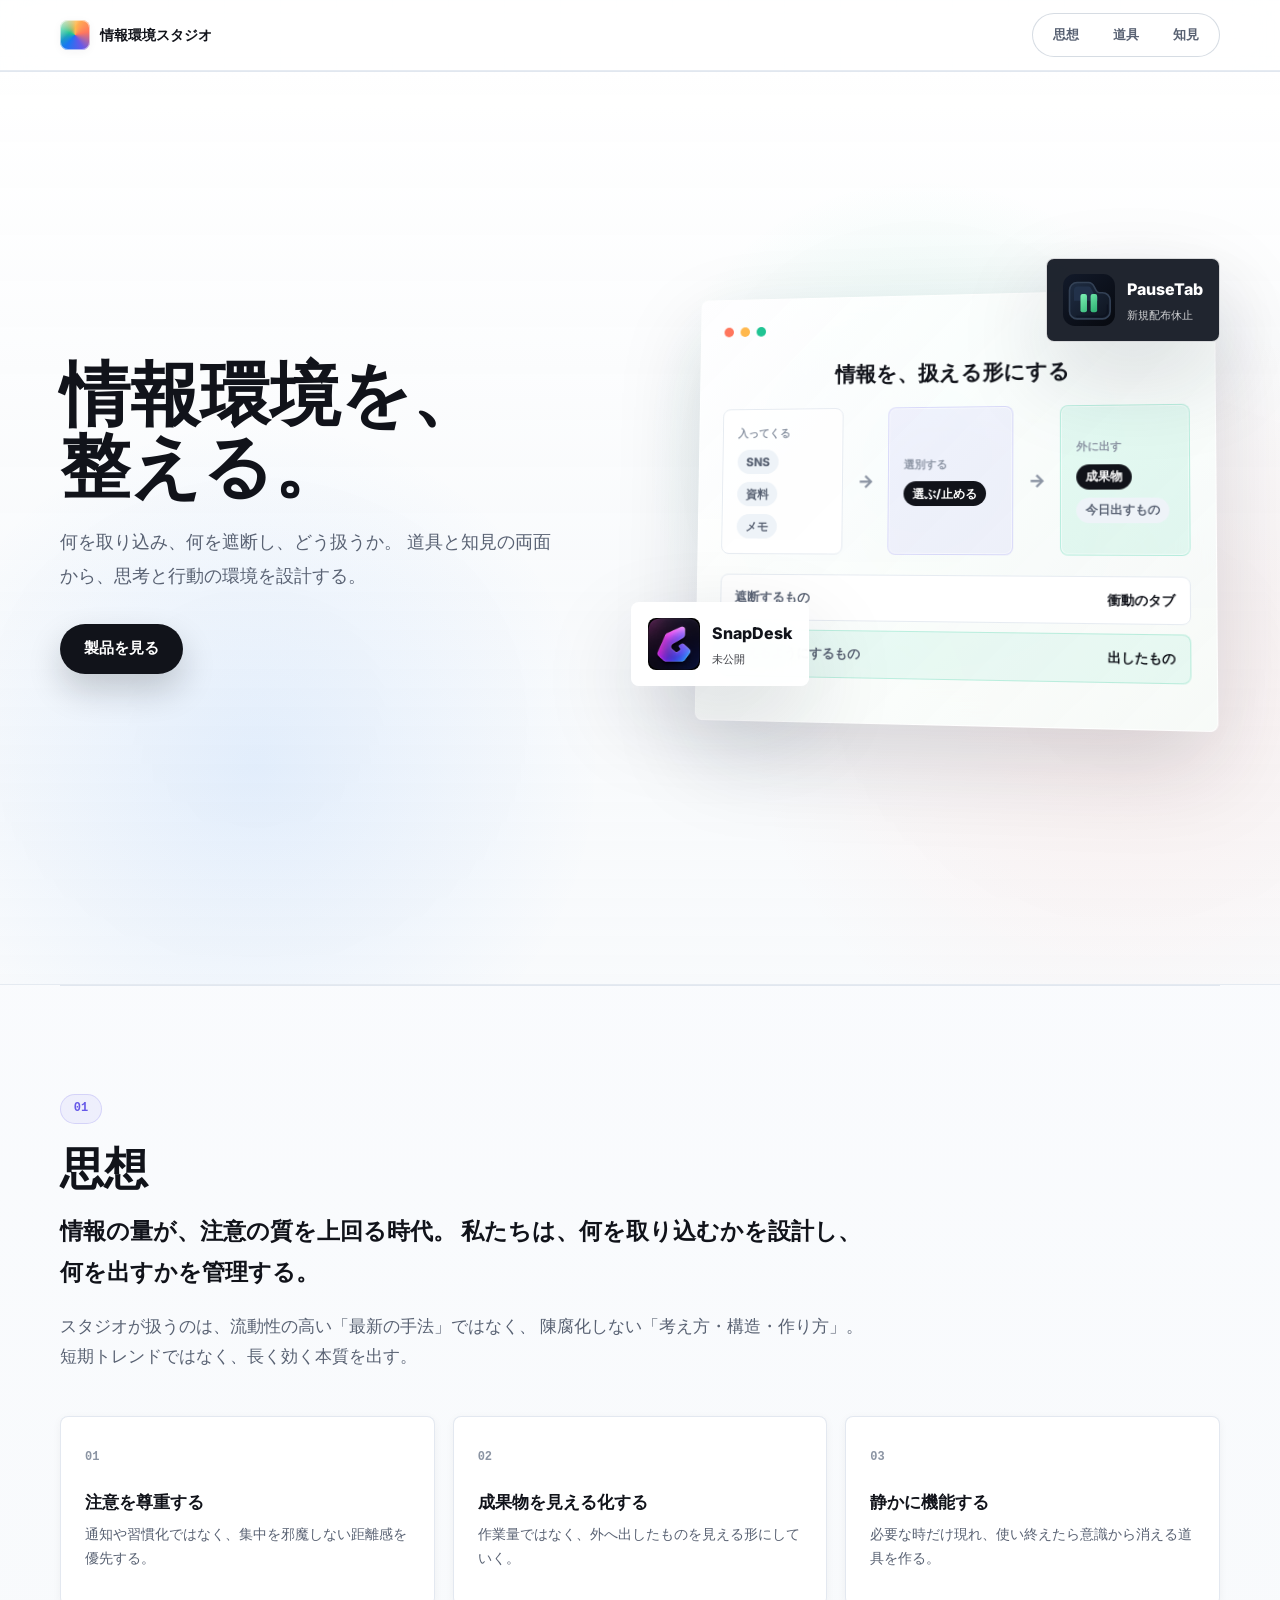
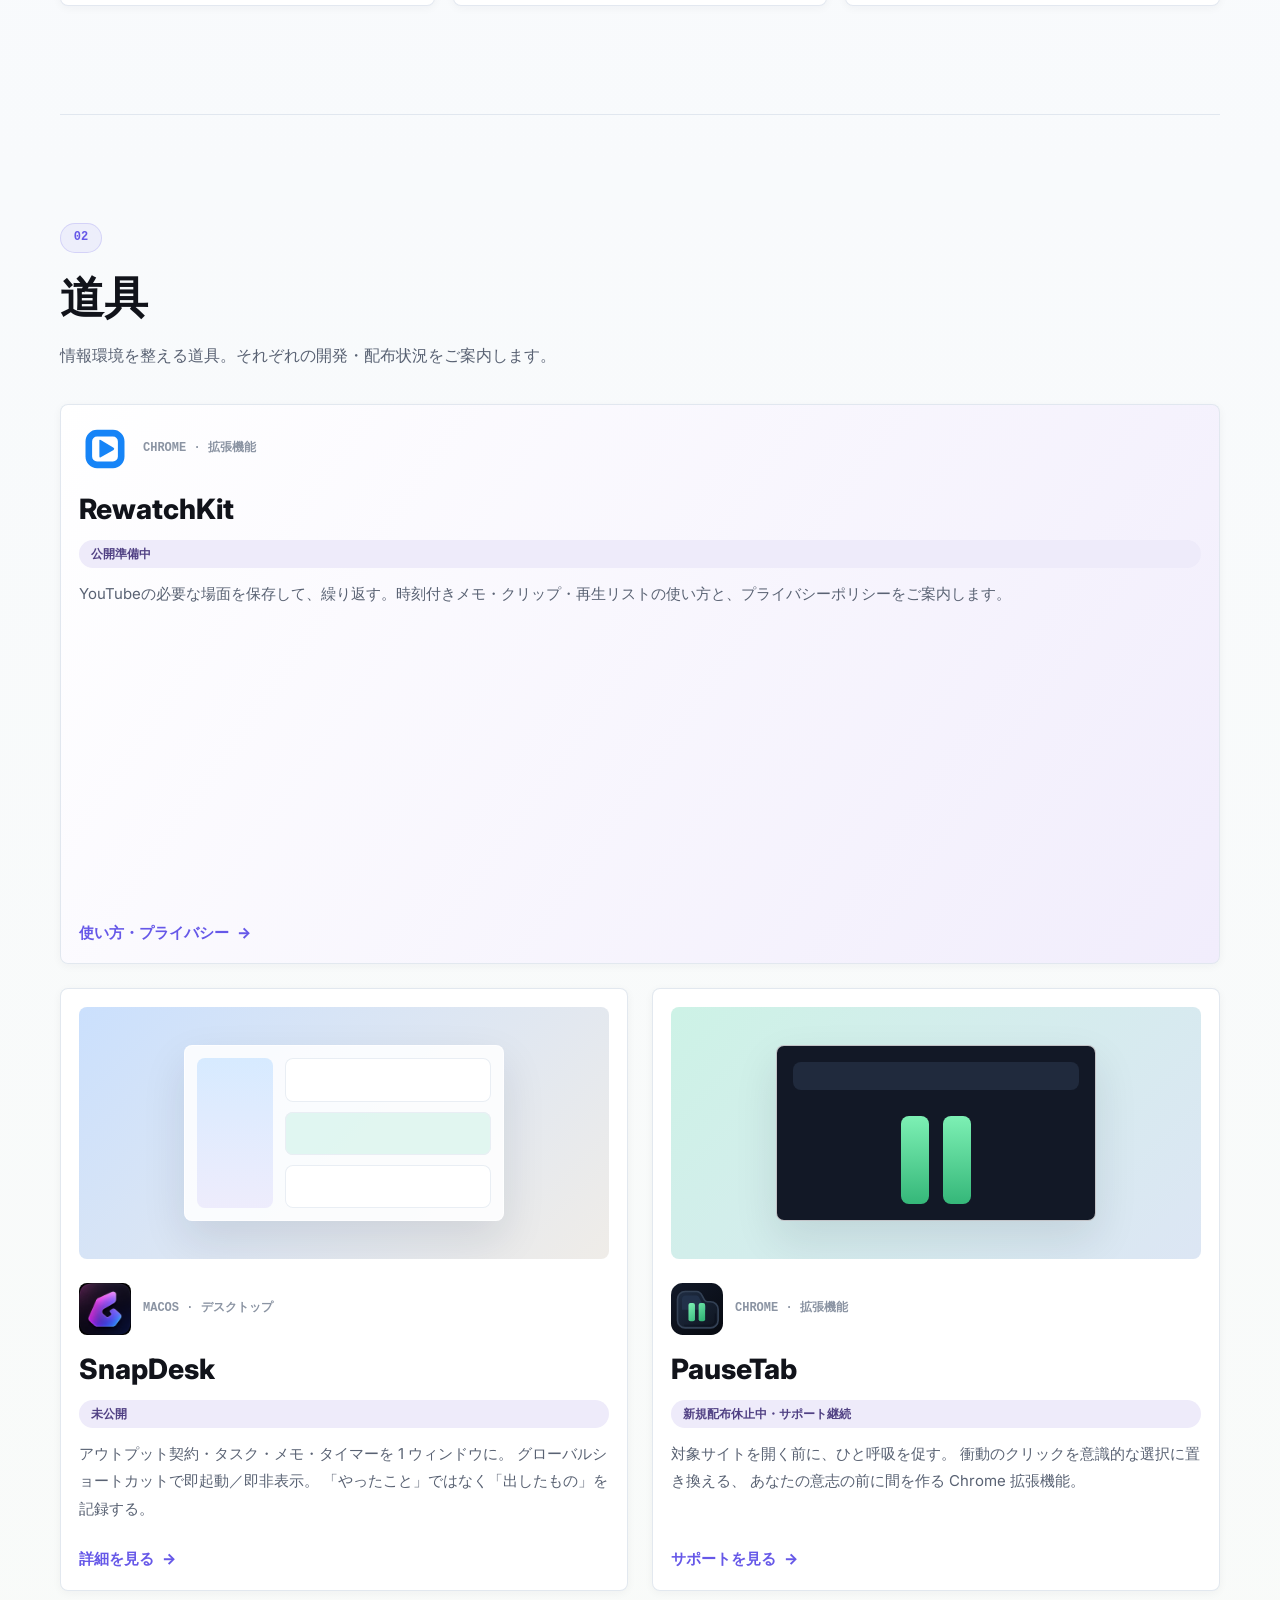
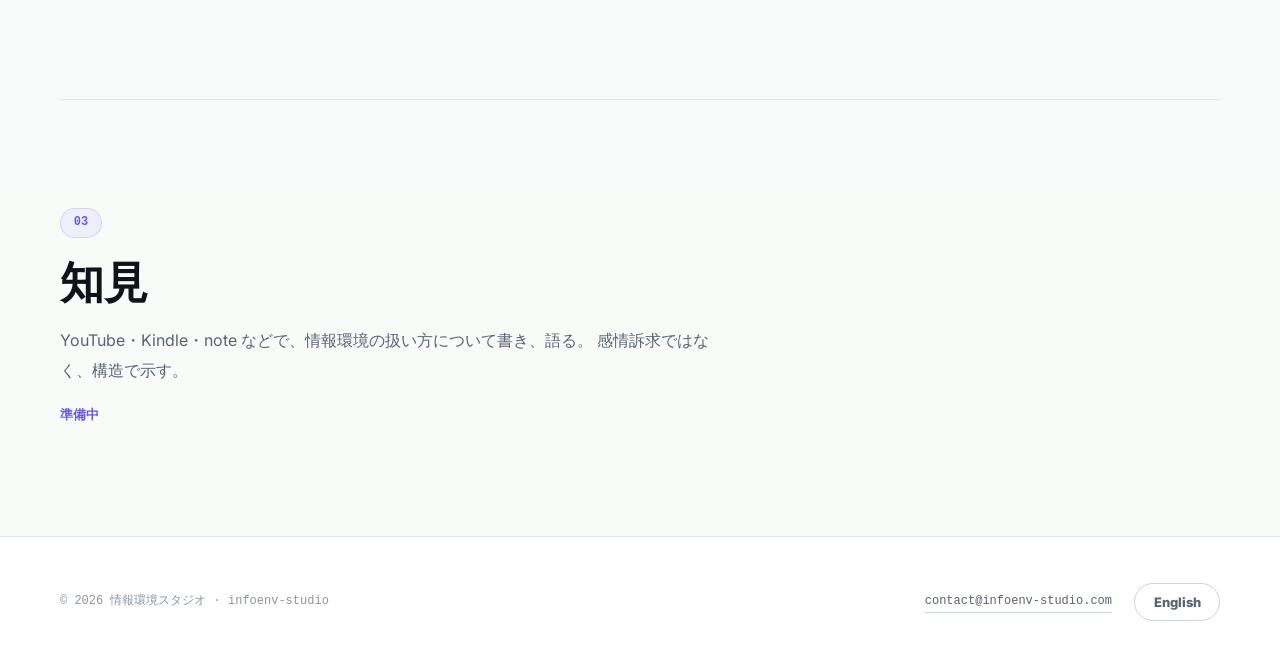
<file: index.html>
<!DOCTYPE html>
<html lang="ja">
<head>
  <meta charset="UTF-8">
  <meta name="viewport" content="width=device-width, initial-scale=1.0">
  <title>情報環境スタジオ</title>
  <meta name="description" content="情報環境を整える、思考と道具のスタジオ。RewatchKitの公開準備と、各製品の開発・配布状況をご案内します。">
  <link rel="canonical" href="https://infoenv-studio.com/">
  <link rel="alternate" hreflang="ja" href="https://infoenv-studio.com/">
  <link rel="alternate" hreflang="en" href="https://infoenv-studio.com/en">
  <link rel="preconnect" href="https://fonts.googleapis.com">
  <link rel="preconnect" href="https://fonts.gstatic.com" crossorigin>
  <link href="https://fonts.googleapis.com/css2?family=Inter:wght@400;500;600;700;800&display=swap" rel="stylesheet">
  <link rel="stylesheet" href="/styles.css">
</head>
<body>

<header>
  <div class="container">
    <div class="header-inner">
      <a href="/" class="site-name" aria-label="情報環境スタジオ">
        <span class="site-mark" aria-hidden="true"></span>
        <span>情報環境スタジオ</span>
      </a>
      <nav class="site-nav" aria-label="メインナビゲーション">
        <a href="#philosophy">思想</a>
        <a href="#software">道具</a>
        <a href="#media">知見</a>
      </nav>
    </div>
  </div>
</header>

<main>
  <section class="hero">
    <div class="container hero-inner">
      <div class="hero-copy">
        <h1 class="hero-brand">情報環境を、<br>整える。</h1>
        <p class="hero-tagline">
          何を取り込み、何を遮断し、どう扱うか。
          道具と知見の両面から、思考と行動の環境を設計する。
        </p>
        <div class="hero-actions" aria-label="主要操作">
          <a class="primary-action" href="#software">製品を見る</a>
        </div>
      </div>

      <div class="product-stage" aria-hidden="true">
        <div class="app-window app-window-main">
          <div class="window-bar">
            <span></span><span></span><span></span>
          </div>
          <div class="window-title">情報を、扱える形にする</div>
          <div class="flow-board">
            <div class="flow-card input">
              <small>入ってくる</small>
              <span>SNS</span>
              <span>資料</span>
              <span>メモ</span>
            </div>
            <div class="flow-arrow">→</div>
            <div class="flow-card filter">
              <small>選別する</small>
              <strong>選ぶ/止める</strong>
            </div>
            <div class="flow-arrow">→</div>
            <div class="flow-card output">
              <small>外に出す</small>
              <strong>成果物</strong>
              <span>今日出すもの</span>
            </div>
          </div>
          <div class="module-row">
            <span>遮断するもの</span>
            <strong>衝動のタブ</strong>
          </div>
          <div class="module-row mint">
            <span>見えるようにするもの</span>
            <strong>出したもの</strong>
          </div>
        </div>
        <div class="app-window app-window-side">
          <img src="/snapdesk-icon.png" alt="">
          <span>SnapDesk<small class="stage-status">未公開</small></span>
        </div>
        <div class="app-window app-window-mini">
          <img src="/pausetab-icon.svg" alt="">
          <span>PauseTab<small class="stage-status">新規配布休止</small></span>
        </div>
      </div>
    </div>
    </section>

  <div class="container">

    <section id="philosophy">
      <div class="section-header">
        <span class="section-number">01</span>
      </div>
      <h2 class="section-title">思想</h2>
      <p class="philosophy-text">
        情報の量が、注意の質を上回る時代。
        私たちは、何を取り込むかを設計し、何を出すかを管理する。
      </p>
      <p class="philosophy-text">
        スタジオが扱うのは、流動性の高い「最新の手法」ではなく、
        陳腐化しない「考え方・構造・作り方」。
        短期トレンドではなく、長く効く本質を出す。
      </p>
      <div class="principle-grid">
        <div class="principle-card">
          <span>01</span>
          <h3>注意を尊重する</h3>
          <p>通知や習慣化ではなく、集中を邪魔しない距離感を優先する。</p>
        </div>
        <div class="principle-card">
          <span>02</span>
          <h3>成果物を見える化する</h3>
          <p>作業量ではなく、外へ出したものを見える形にしていく。</p>
        </div>
        <div class="principle-card">
          <span>03</span>
          <h3>静かに機能する</h3>
          <p>必要な時だけ現れ、使い終えたら意識から消える道具を作る。</p>
        </div>
      </div>
    </section>

    <section id="software">
      <div class="section-header">
        <span class="section-number">02</span>
      </div>
      <h2 class="section-title">道具</h2>
      <p class="section-body section-lead">
        情報環境を整える道具。それぞれの開発・配布状況をご案内します。
      </p>

      <div class="card-grid">
        <a href="/rewatchkit/" class="product-card rewatchkit-card">
          <div class="card-header"><img src="/rewatchkit/assets/icon.svg" alt="" class="card-icon-svg"><span class="card-meta">Chrome · 拡張機能</span></div>
          <h3 class="card-name">RewatchKit</h3><span class="availability">公開準備中</span>
          <p class="card-desc">YouTubeの必要な場面を保存して、繰り返す。時刻付きメモ・クリップ・再生リストの使い方と、プライバシーポリシーをご案内します。</p>
          <span class="card-link">使い方・プライバシー</span>
        </a>
        <a href="https://snapdesk.infoenv-studio.com" target="_blank" rel="noopener" class="product-card">
          <div class="product-visual snapdesk-visual">
            <div class="mini-desktop">
              <div class="mini-sidebar"></div>
              <div class="mini-content">
                <span></span><span></span><span></span>
              </div>
            </div>
          </div>
          <div class="card-header">
            <img src="/snapdesk-icon.png" alt="" class="card-icon">
            <span class="card-meta">macOS · デスクトップ</span>
          </div>
          <h3 class="card-name">SnapDesk</h3><span class="availability">未公開</span>
          <p class="card-desc">
            アウトプット契約・タスク・メモ・タイマーを 1 ウィンドウに。
            グローバルショートカットで即起動／即非表示。
            「やったこと」ではなく「出したもの」を記録する。
          </p>
          <span class="card-link">詳細を見る</span>
        </a>

        <a href="https://pausetab.infoenv-studio.com/support" target="_blank" rel="noopener" class="product-card accent-card">
          <div class="product-visual pausetab-visual">
            <div class="pause-browser">
              <div class="pause-tabs"></div>
              <div class="pause-mark"><i></i><i></i></div>
            </div>
          </div>
          <div class="card-header">
            <img src="/pausetab-icon.svg" alt="" class="card-icon-svg">
            <span class="card-meta">Chrome · 拡張機能</span>
          </div>
          <h3 class="card-name">PauseTab</h3><span class="availability">新規配布休止中・サポート継続</span>
          <p class="card-desc">
            対象サイトを開く前に、ひと呼吸を促す。
            衝動のクリックを意識的な選択に置き換える、
            あなたの意志の前に間を作る Chrome 拡張機能。
          </p>
          <span class="card-link">サポートを見る</span>
        </a>
      </div>
    </section>

    <section id="media">
      <div class="section-header">
        <span class="section-number">03</span>
      </div>
      <h2 class="section-title">知見</h2>
      <p class="section-body">
        YouTube・Kindle・note などで、情報環境の扱い方について書き、語る。
        感情訴求ではなく、構造で示す。<br>
        <span class="coming-soon">準備中</span>
      </p>
    </section>

  </div>
</main>

<footer>
  <div class="container">
    <div class="footer-inner">
      <span class="footer-copy">© 2026 情報環境スタジオ · infoenv-studio</span>
      <div class="footer-actions">
        <a href="mailto:contact@infoenv-studio.com" class="footer-link">contact@infoenv-studio.com</a>
        <button class="footer-lang" onclick="switchLang('en')">English</button>
      </div>
    </div>
  </div>
</footer>

<script>
  function switchLang(lang) {
    document.cookie = 'lang=' + lang + ';path=/;max-age=31536000;SameSite=Lax';
    if (lang === 'en') window.location.href = '/en';
    else window.location.href = '/';
  }
</script>

</body>
</html>
</file>
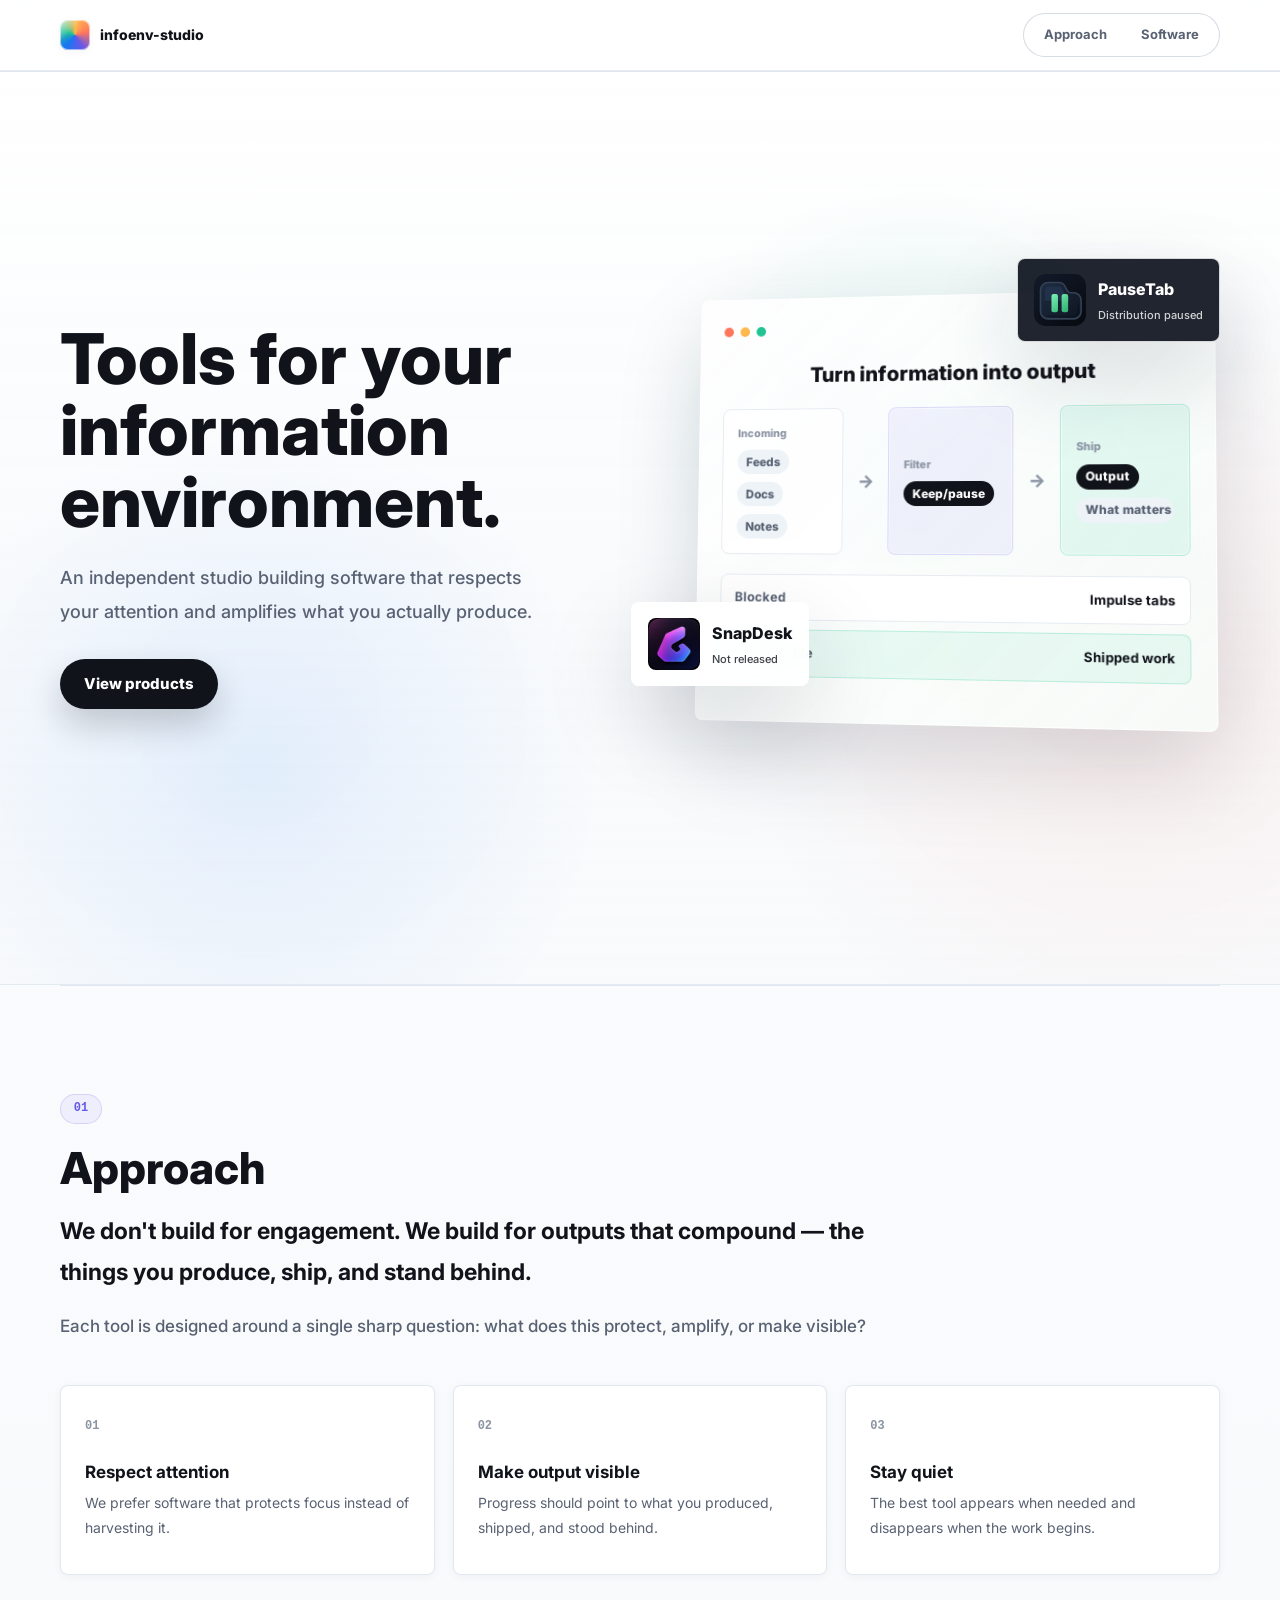
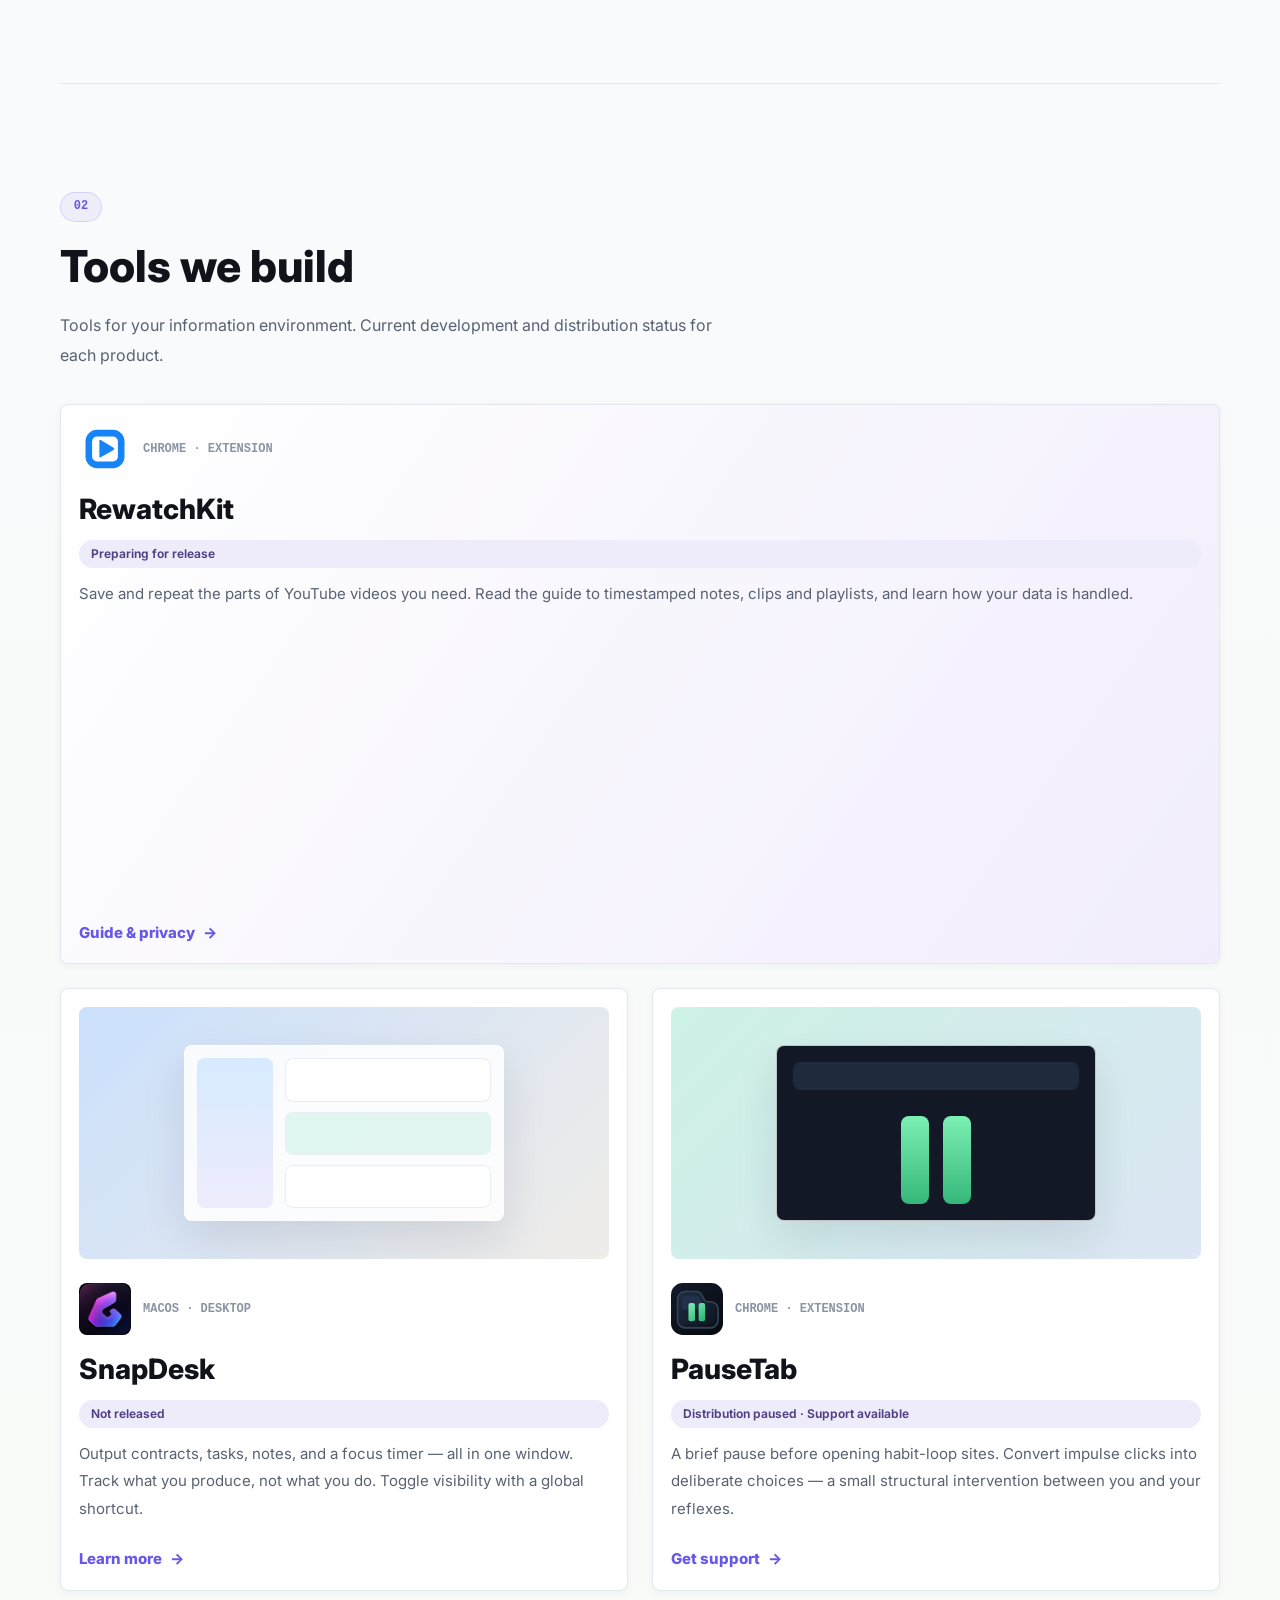
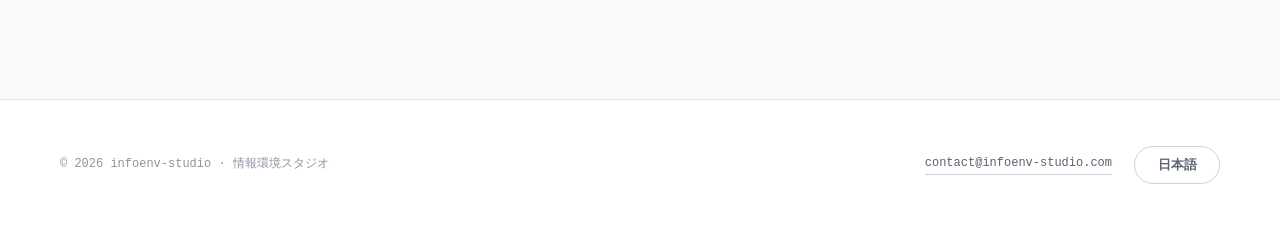
<file: en/index.html>
<!DOCTYPE html>
<html lang="en">
<head>
  <meta charset="UTF-8">
  <meta name="viewport" content="width=device-width, initial-scale=1.0">
  <title>infoenv-studio — Tools for your information environment</title>
  <meta name="description" content="Independent studio designing tools that respect your attention and amplify what you produce. Preparing RewatchKit for release, with clear availability and support information for each product.">
  <link rel="canonical" href="https://infoenv-studio.com/en">
  <link rel="alternate" hreflang="ja" href="https://infoenv-studio.com/">
  <link rel="alternate" hreflang="en" href="https://infoenv-studio.com/en">
  <link rel="preconnect" href="https://fonts.googleapis.com">
  <link rel="preconnect" href="https://fonts.gstatic.com" crossorigin>
  <link href="https://fonts.googleapis.com/css2?family=Inter:wght@400;500;600;700;800&display=swap" rel="stylesheet">
  <link rel="stylesheet" href="/styles.css">
</head>
<body>

<header>
  <div class="container">
    <div class="header-inner">
      <a href="/en" class="site-name" aria-label="infoenv-studio">
        <span class="site-mark" aria-hidden="true"></span>
        <span>infoenv-studio</span>
      </a>
      <nav class="site-nav" aria-label="Primary">
        <a href="#philosophy">Approach</a>
        <a href="#software">Software</a>
      </nav>
    </div>
  </div>
</header>

<main>
  <section class="hero">
    <div class="container hero-inner">
      <div class="hero-copy">
        <h1 class="hero-brand">Tools for your<br>information<br>environment.</h1>
        <p class="hero-tagline">
          An independent studio building software that respects your attention and amplifies what you actually produce.
        </p>
        <div class="hero-actions" aria-label="Primary actions">
          <a class="primary-action" href="#software">View products</a>
        </div>
      </div>

      <div class="product-stage" aria-hidden="true">
        <div class="app-window app-window-main">
          <div class="window-bar">
            <span></span><span></span><span></span>
          </div>
          <div class="window-title">Turn information into output</div>
          <div class="flow-board">
            <div class="flow-card input">
              <small>Incoming</small>
              <span>Feeds</span>
              <span>Docs</span>
              <span>Notes</span>
            </div>
            <div class="flow-arrow">→</div>
            <div class="flow-card filter">
              <small>Filter</small>
              <strong>Keep/pause</strong>
            </div>
            <div class="flow-arrow">→</div>
            <div class="flow-card output">
              <small>Ship</small>
              <strong>Output</strong>
              <span>What matters</span>
            </div>
          </div>
          <div class="module-row">
            <span>Blocked</span>
            <strong>Impulse tabs</strong>
          </div>
          <div class="module-row mint">
            <span>Made visible</span>
            <strong>Shipped work</strong>
          </div>
        </div>
        <div class="app-window app-window-side">
          <img src="/snapdesk-icon.png" alt="">
          <span>SnapDesk<small class="stage-status">Not released</small></span>
        </div>
        <div class="app-window app-window-mini">
          <img src="/pausetab-icon.svg" alt="">
          <span>PauseTab<small class="stage-status">Distribution paused</small></span>
        </div>
      </div>
    </div>
    </section>

  <div class="container">

    <section id="philosophy">
      <div class="section-header">
        <span class="section-number">01</span>
      </div>
      <h2 class="section-title">Approach</h2>
      <p class="philosophy-text">
        We don't build for engagement.
        We build for outputs that compound — the things you produce, ship, and stand behind.
      </p>
      <p class="philosophy-text">
        Each tool is designed around a single sharp question:
        what does this protect, amplify, or make visible?
      </p>
      <div class="principle-grid">
        <div class="principle-card">
          <span>01</span>
          <h3>Respect attention</h3>
          <p>We prefer software that protects focus instead of harvesting it.</p>
        </div>
        <div class="principle-card">
          <span>02</span>
          <h3>Make output visible</h3>
          <p>Progress should point to what you produced, shipped, and stood behind.</p>
        </div>
        <div class="principle-card">
          <span>03</span>
          <h3>Stay quiet</h3>
          <p>The best tool appears when needed and disappears when the work begins.</p>
        </div>
      </div>
    </section>

    <section id="software">
      <div class="section-header">
        <span class="section-number">02</span>
      </div>
      <h2 class="section-title">Tools we build</h2>
      <p class="section-body section-lead">
        Tools for your information environment. Current development and distribution status for each product.
      </p>

      <div class="card-grid">
        <a href="/rewatchkit/en/" class="product-card rewatchkit-card">
          <div class="card-header"><img src="/rewatchkit/assets/icon.svg" alt="" class="card-icon-svg"><span class="card-meta">Chrome · Extension</span></div>
          <h3 class="card-name">RewatchKit</h3><span class="availability">Preparing for release</span>
          <p class="card-desc">Save and repeat the parts of YouTube videos you need. Read the guide to timestamped notes, clips and playlists, and learn how your data is handled.</p>
          <span class="card-link">Guide & privacy</span>
        </a>
        <a href="https://snapdesk.infoenv-studio.com" target="_blank" rel="noopener" class="product-card">
          <div class="product-visual snapdesk-visual">
            <div class="mini-desktop">
              <div class="mini-sidebar"></div>
              <div class="mini-content">
                <span></span><span></span><span></span>
              </div>
            </div>
          </div>
          <div class="card-header">
            <img src="/snapdesk-icon.png" alt="" class="card-icon">
            <span class="card-meta">macOS · Desktop</span>
          </div>
          <h3 class="card-name">SnapDesk</h3><span class="availability">Not released</span>
          <p class="card-desc">
            Output contracts, tasks, notes, and a focus timer — all in one window.
            Track what you produce, not what you do. Toggle visibility with a global shortcut.
          </p>
          <span class="card-link">Learn more</span>
        </a>

        <a href="https://pausetab.infoenv-studio.com/support" target="_blank" rel="noopener" class="product-card accent-card">
          <div class="product-visual pausetab-visual">
            <div class="pause-browser">
              <div class="pause-tabs"></div>
              <div class="pause-mark"><i></i><i></i></div>
            </div>
          </div>
          <div class="card-header">
            <img src="/pausetab-icon.svg" alt="" class="card-icon-svg">
            <span class="card-meta">Chrome · Extension</span>
          </div>
          <h3 class="card-name">PauseTab</h3><span class="availability">Distribution paused · Support available</span>
          <p class="card-desc">
            A brief pause before opening habit-loop sites.
            Convert impulse clicks into deliberate choices —
            a small structural intervention between you and your reflexes.
          </p>
          <span class="card-link">Get support</span>
        </a>
      </div>
    </section>

  </div>
</main>

<footer>
  <div class="container">
    <div class="footer-inner">
      <span class="footer-copy">© 2026 infoenv-studio · 情報環境スタジオ</span>
      <div class="footer-actions">
        <a href="mailto:contact@infoenv-studio.com" class="footer-link">contact@infoenv-studio.com</a>
        <button class="footer-lang" onclick="switchLang('ja')">日本語</button>
      </div>
    </div>
  </div>
</footer>

<script>
  function switchLang(lang) {
    document.cookie = 'lang=' + lang + ';path=/;max-age=31536000;SameSite=Lax';
    if (lang === 'en') window.location.href = '/en';
    else window.location.href = '/';
  }
</script>

</body>
</html>
</file>
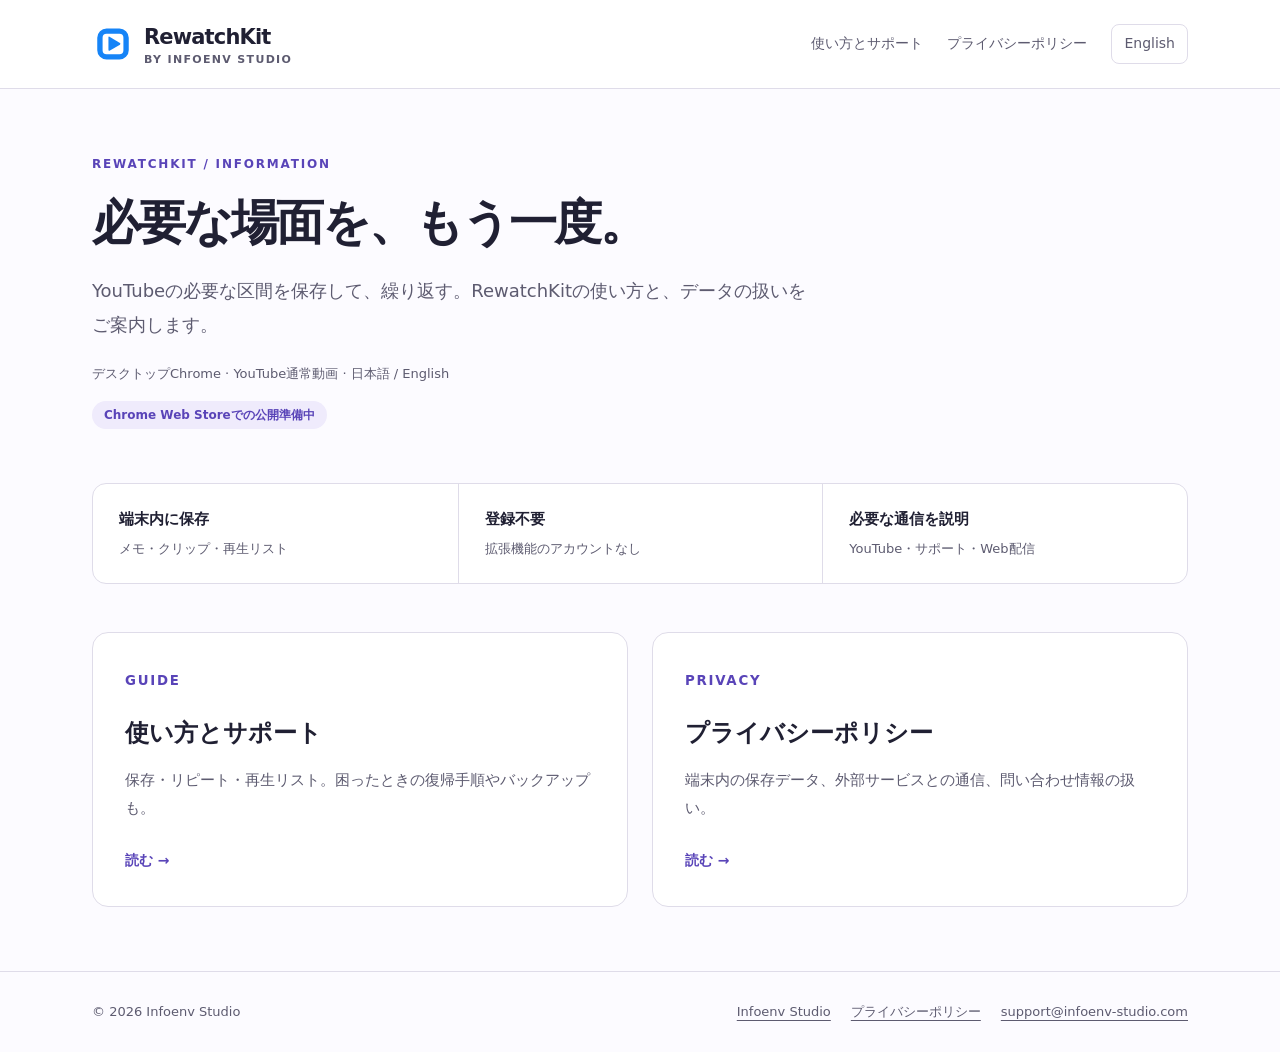
<file: rewatchkit/index.html>
<!doctype html><html lang="ja"><head><meta charset="utf-8"><meta name="viewport" content="width=device-width,initial-scale=1"><title>必要な場面を、もう一度。 — RewatchKit · Infoenv Studio</title><meta name="description" content="YouTubeの必要な区間を保存して、繰り返す。RewatchKitの使い方と、データの扱いをご案内します。"><meta name="theme-color" content="#5944b8"><link rel="canonical" href="https://infoenv-studio.com/rewatchkit/"><link rel="alternate" hreflang="ja" href="https://infoenv-studio.com/rewatchkit/"><link rel="alternate" hreflang="en" href="https://infoenv-studio.com/rewatchkit/en/"><link rel="icon" href="/rewatchkit/assets/icon.svg" type="image/svg+xml"><link rel="stylesheet" href="/rewatchkit/assets/site.css"></head><body>
<a class="skip" href="#main">本文へ</a><header><div class="wrap"><div class="top"><a class="brand" href="/rewatchkit/"><img src="/rewatchkit/assets/icon.svg" alt="" width="42" height="42"><span>RewatchKit<small class="publisher">BY INFOENV STUDIO</small></span></a><nav class="topnav" aria-label="メインナビゲーション"><a href="/rewatchkit/support/">使い方とサポート</a><a href="/rewatchkit/privacy/">プライバシーポリシー</a><a class="language" href="/rewatchkit/en/" lang="en" hreflang="en">English</a></nav></div></div></header>
<main class="wrap" id="main"><div class="hero"><p class="eyebrow">REWATCHKIT / INFORMATION</p><h1>必要な場面を、もう一度。</h1><p class="lead">YouTubeの必要な区間を保存して、繰り返す。RewatchKitの使い方と、データの扱いをご案内します。</p><p class="meta">デスクトップChrome · YouTube通常動画 · 日本語 / English</p><span class="status">Chrome Web Storeでの公開準備中</span></div><div class="facts"><div class="fact"><b>端末内に保存</b><span>メモ・クリップ・再生リスト</span></div><div class="fact"><b>登録不要</b><span>拡張機能のアカウントなし</span></div><div class="fact"><b>必要な通信を説明</b><span>YouTube・サポート・Web配信</span></div></div><div class="choices"><a class="choice" href="/rewatchkit/support/"><small>GUIDE</small><h2>使い方とサポート</h2><p>保存・リピート・再生リスト。困ったときの復帰手順やバックアップも。</p><b>読む →</b></a><a class="choice" href="/rewatchkit/privacy/"><small>PRIVACY</small><h2>プライバシーポリシー</h2><p>端末内の保存データ、外部サービスとの通信、問い合わせ情報の扱い。</p><b>読む →</b></a></div></main><footer><div class="wrap foot"><span>© 2026 Infoenv Studio</span><nav class="footnav" aria-label="フッター"><a href="/">Infoenv Studio</a><a href="/rewatchkit/privacy/">プライバシーポリシー</a><!--email_off--><a href="mailto:support@infoenv-studio.com">support@infoenv-studio.com</a><!--/email_off--></nav></div></footer></body></html>
</file>
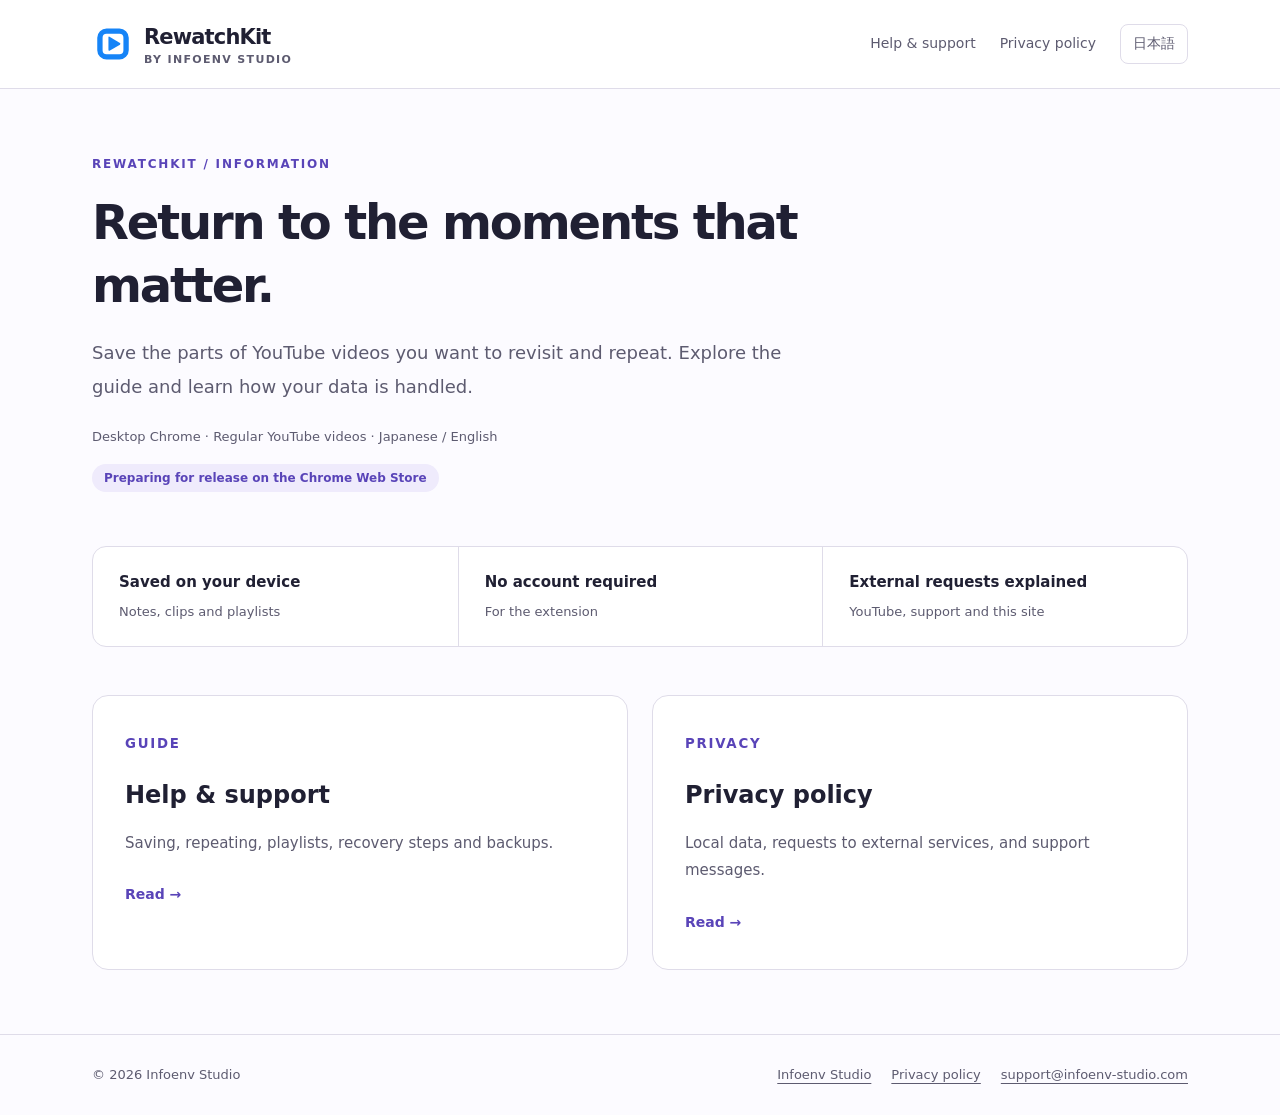
<file: rewatchkit/en/index.html>
<!doctype html><html lang="en"><head><meta charset="utf-8"><meta name="viewport" content="width=device-width,initial-scale=1"><title>Return to the moments that matter. — RewatchKit · Infoenv Studio</title><meta name="description" content="Save the parts of YouTube videos you want to revisit and repeat. Explore the guide and learn how your data is handled."><meta name="theme-color" content="#5944b8"><link rel="canonical" href="https://infoenv-studio.com/rewatchkit/en/"><link rel="alternate" hreflang="ja" href="https://infoenv-studio.com/rewatchkit/"><link rel="alternate" hreflang="en" href="https://infoenv-studio.com/rewatchkit/en/"><link rel="icon" href="/rewatchkit/assets/icon.svg" type="image/svg+xml"><link rel="stylesheet" href="/rewatchkit/assets/site.css"></head><body>
<a class="skip" href="#main">Skip to content</a><header><div class="wrap"><div class="top"><a class="brand" href="/rewatchkit/en/"><img src="/rewatchkit/assets/icon.svg" alt="" width="42" height="42"><span>RewatchKit<small class="publisher">BY INFOENV STUDIO</small></span></a><nav class="topnav" aria-label="Main navigation"><a href="/rewatchkit/en/support/">Help & support</a><a href="/rewatchkit/en/privacy/">Privacy policy</a><a class="language" href="/rewatchkit/" lang="ja" hreflang="ja">日本語</a></nav></div></div></header>
<main class="wrap" id="main"><div class="hero"><p class="eyebrow">REWATCHKIT / INFORMATION</p><h1>Return to the moments that matter.</h1><p class="lead">Save the parts of YouTube videos you want to revisit and repeat. Explore the guide and learn how your data is handled.</p><p class="meta">Desktop Chrome · Regular YouTube videos · Japanese / English</p><span class="status">Preparing for release on the Chrome Web Store</span></div><div class="facts"><div class="fact"><b>Saved on your device</b><span>Notes, clips and playlists</span></div><div class="fact"><b>No account required</b><span>For the extension</span></div><div class="fact"><b>External requests explained</b><span>YouTube, support and this site</span></div></div><div class="choices"><a class="choice" href="/rewatchkit/en/support/"><small>GUIDE</small><h2>Help & support</h2><p>Saving, repeating, playlists, recovery steps and backups.</p><b>Read →</b></a><a class="choice" href="/rewatchkit/en/privacy/"><small>PRIVACY</small><h2>Privacy policy</h2><p>Local data, requests to external services, and support messages.</p><b>Read →</b></a></div></main><footer><div class="wrap foot"><span>© 2026 Infoenv Studio</span><nav class="footnav" aria-label="Footer"><a href="/en/">Infoenv Studio</a><a href="/rewatchkit/en/privacy/">Privacy policy</a><!--email_off--><a href="mailto:support@infoenv-studio.com">support@infoenv-studio.com</a><!--/email_off--></nav></div></footer></body></html>
</file>
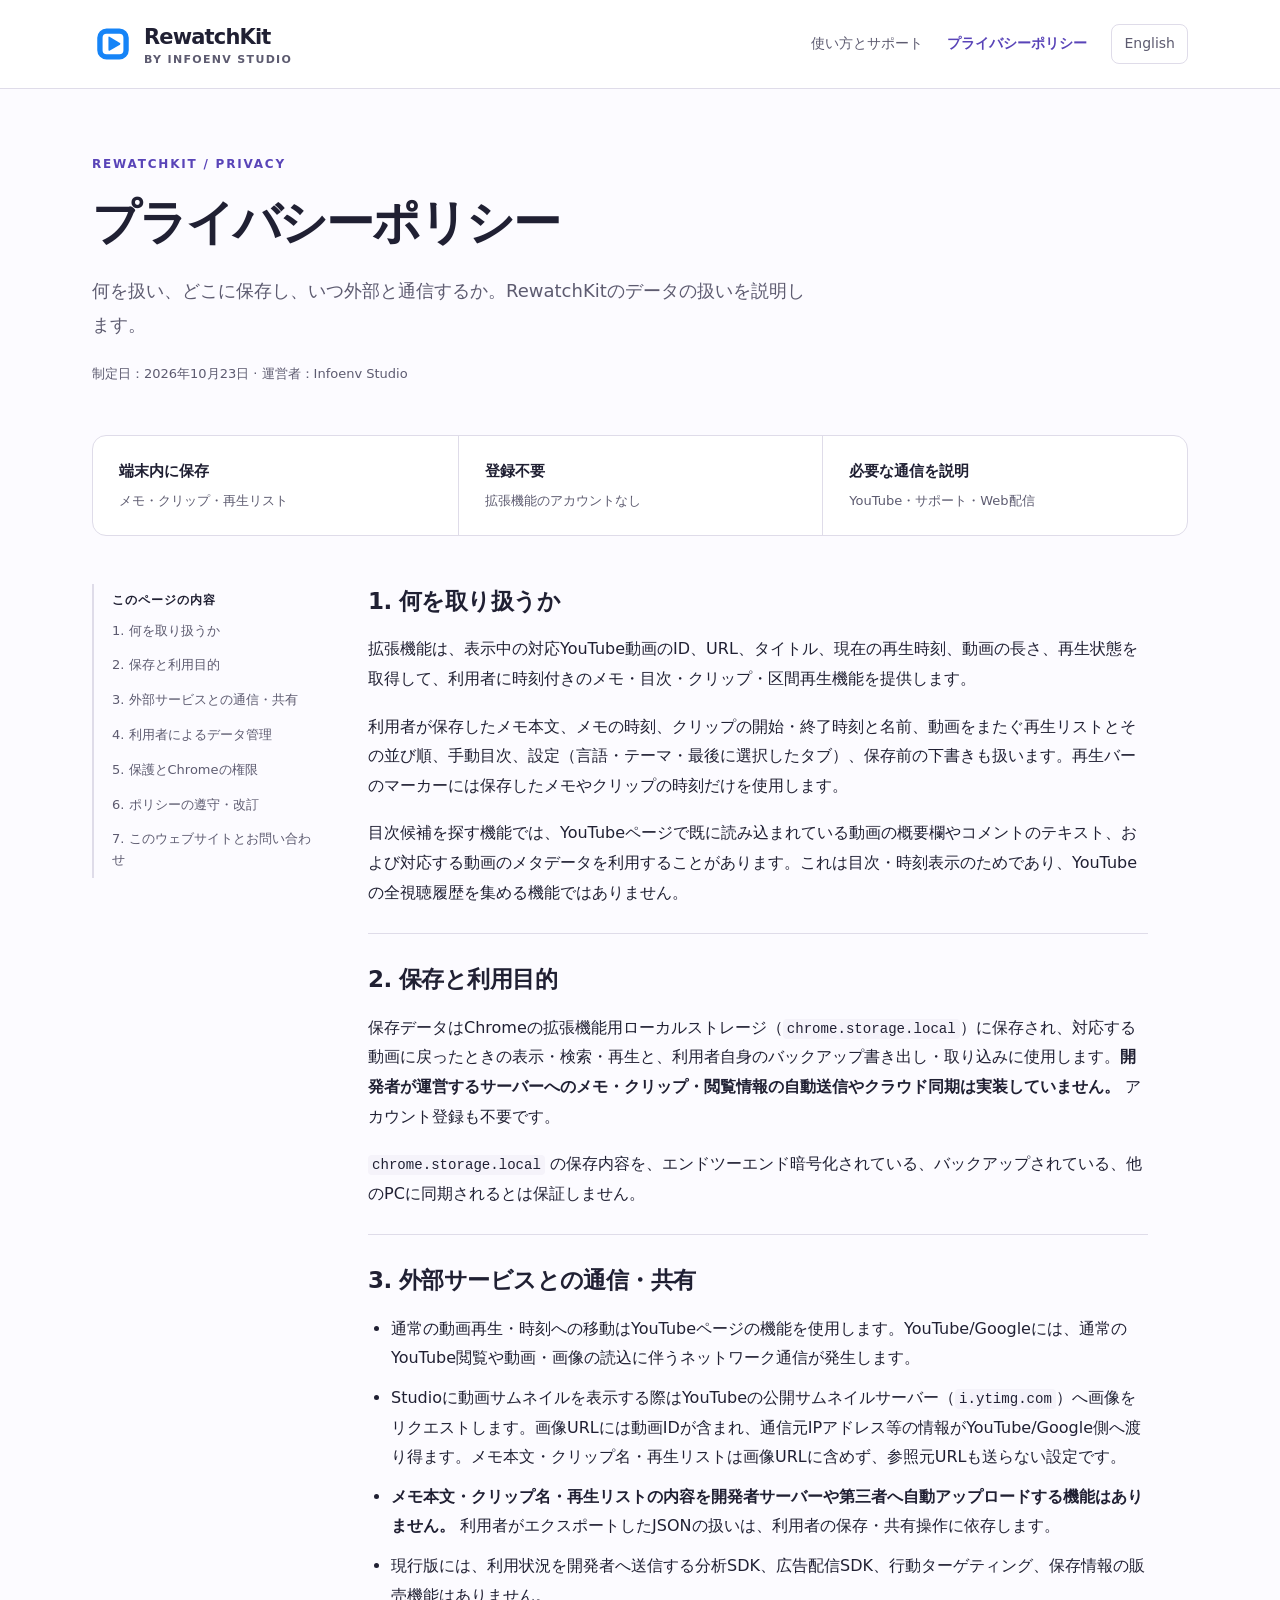
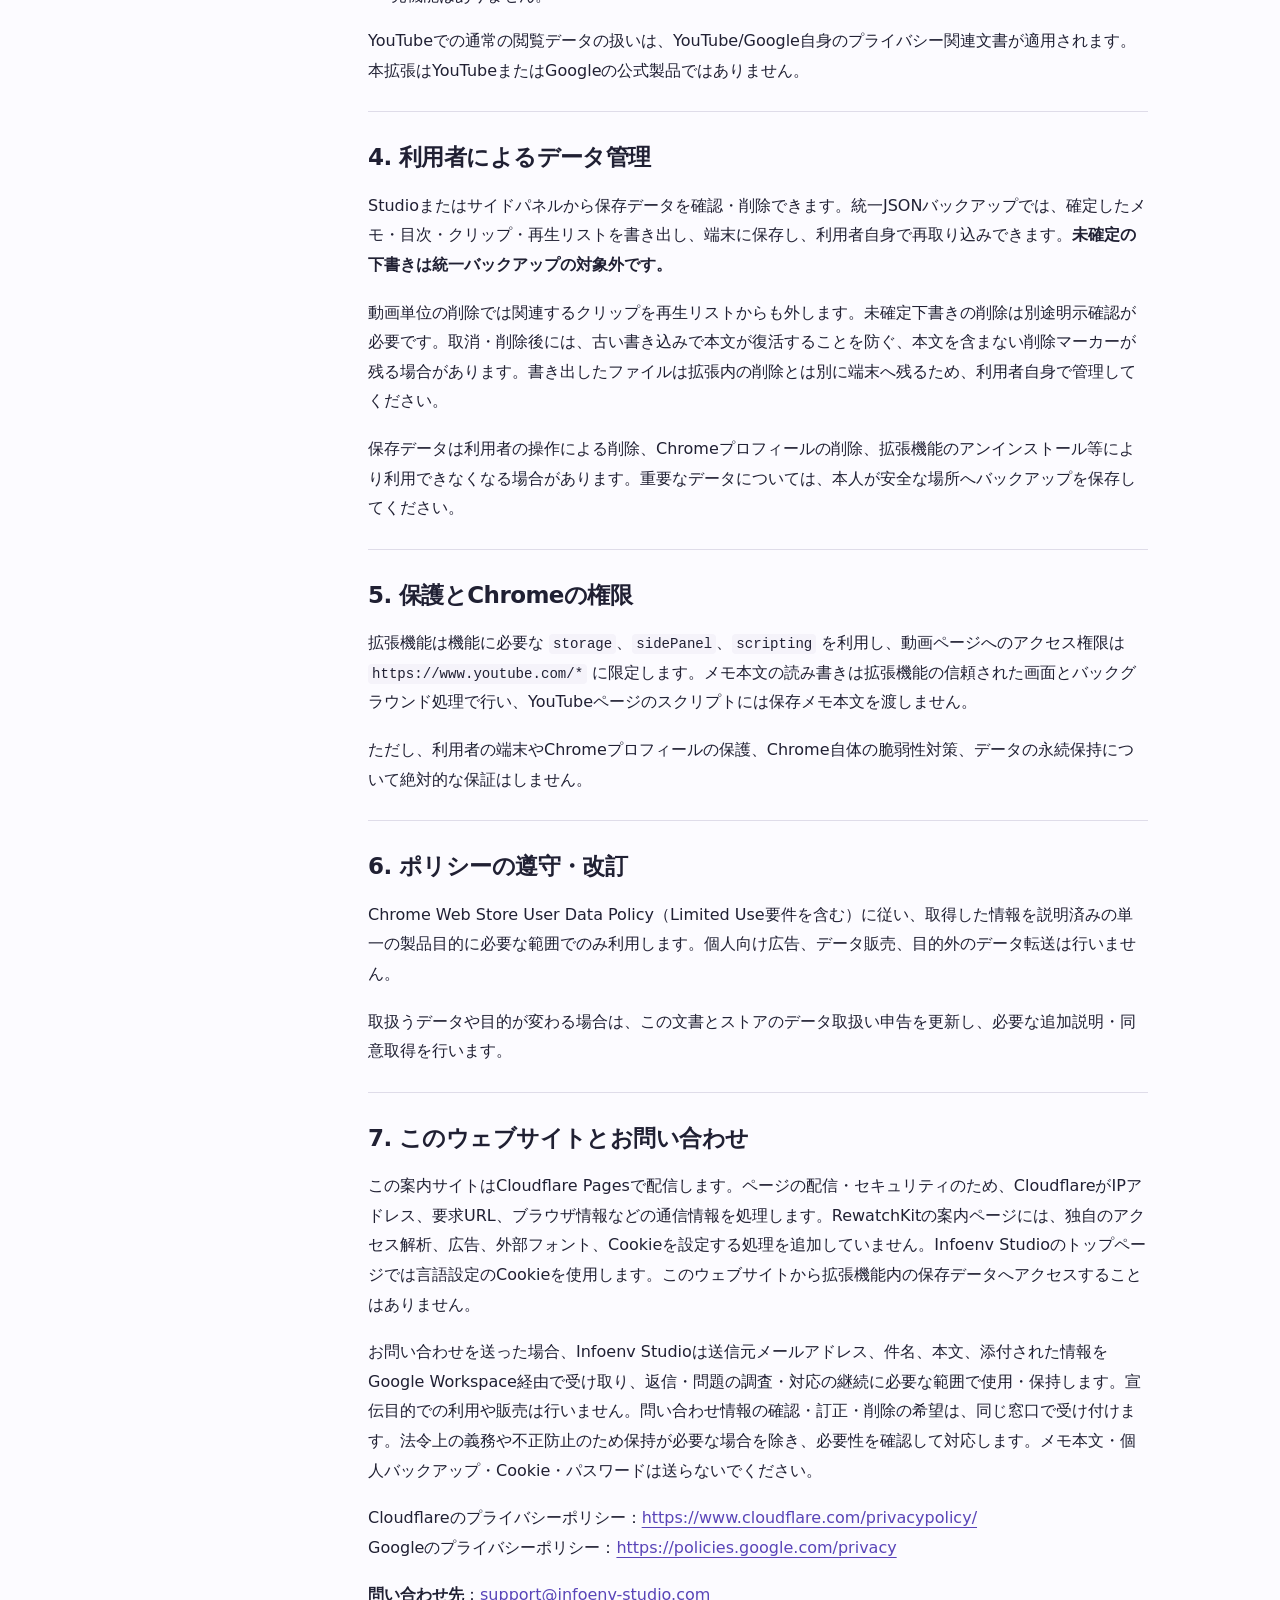
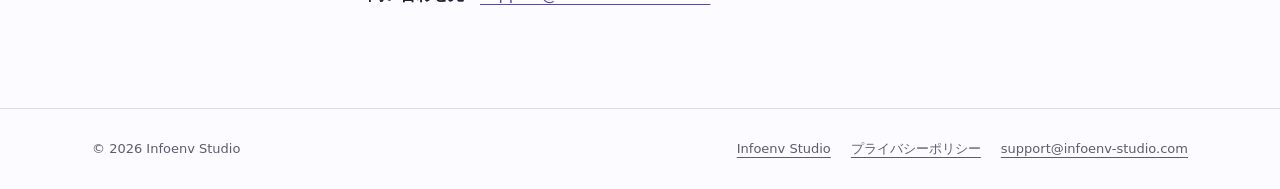
<file: rewatchkit/privacy/index.html>
<!doctype html><html lang="ja"><head><meta charset="utf-8"><meta name="viewport" content="width=device-width,initial-scale=1"><title>プライバシーポリシー — RewatchKit · Infoenv Studio</title><meta name="description" content="何を扱い、どこに保存し、いつ外部と通信するか。RewatchKitのデータの扱いを説明します。"><meta name="theme-color" content="#5944b8"><link rel="canonical" href="https://infoenv-studio.com/rewatchkit/privacy/"><link rel="alternate" hreflang="ja" href="https://infoenv-studio.com/rewatchkit/privacy/"><link rel="alternate" hreflang="en" href="https://infoenv-studio.com/rewatchkit/en/privacy/"><link rel="icon" href="/rewatchkit/assets/icon.svg" type="image/svg+xml"><link rel="stylesheet" href="/rewatchkit/assets/site.css"></head><body>
<a class="skip" href="#main">本文へ</a><header><div class="wrap"><div class="top"><a class="brand" href="/rewatchkit/"><img src="/rewatchkit/assets/icon.svg" alt="" width="42" height="42"><span>RewatchKit<small class="publisher">BY INFOENV STUDIO</small></span></a><nav class="topnav" aria-label="メインナビゲーション"><a href="/rewatchkit/support/">使い方とサポート</a><a href="/rewatchkit/privacy/" aria-current="page">プライバシーポリシー</a><a class="language" href="/rewatchkit/en/privacy/" lang="en" hreflang="en">English</a></nav></div></div></header>
<main class="wrap" id="main"><div class="hero"><p class="eyebrow">REWATCHKIT / PRIVACY</p><h1>プライバシーポリシー</h1><p class="lead">何を扱い、どこに保存し、いつ外部と通信するか。RewatchKitのデータの扱いを説明します。</p><p class="meta">制定日：2026年10月23日 · 運営者：Infoenv Studio</p></div><div class="facts"><div class="fact"><b>端末内に保存</b><span>メモ・クリップ・再生リスト</span></div><div class="fact"><b>登録不要</b><span>拡張機能のアカウントなし</span></div><div class="fact"><b>必要な通信を説明</b><span>YouTube・サポート・Web配信</span></div></div><div class="layout"><aside><nav aria-label="ページ内の目次"><strong>このページの内容</strong><a href="#section-1">1. 何を取り扱うか</a><a href="#section-2">2. 保存と利用目的</a><a href="#section-3">3. 外部サービスとの通信・共有</a><a href="#section-4">4. 利用者によるデータ管理</a><a href="#section-5">5. 保護とChromeの権限</a><a href="#section-6">6. ポリシーの遵守・改訂</a><a href="#section-7">7. このウェブサイトとお問い合わせ</a></nav></aside><article class="content"><section id="section-1"><h2>1. 何を取り扱うか</h2><p>拡張機能は、表示中の対応YouTube動画のID、URL、タイトル、現在の再生時刻、動画の長さ、再生状態を取得して、利用者に時刻付きのメモ・目次・クリップ・区間再生機能を提供します。</p><p>利用者が保存したメモ本文、メモの時刻、クリップの開始・終了時刻と名前、動画をまたぐ再生リストとその並び順、手動目次、設定（言語・テーマ・最後に選択したタブ）、保存前の下書きも扱います。再生バーのマーカーには保存したメモやクリップの時刻だけを使用します。</p><p>目次候補を探す機能では、YouTubeページで既に読み込まれている動画の概要欄やコメントのテキスト、および対応する動画のメタデータを利用することがあります。これは目次・時刻表示のためであり、YouTubeの全視聴履歴を集める機能ではありません。</p></section><section id="section-2"><h2>2. 保存と利用目的</h2><p>保存データはChromeの拡張機能用ローカルストレージ（<code>chrome.storage.local</code>）に保存され、対応する動画に戻ったときの表示・検索・再生と、利用者自身のバックアップ書き出し・取り込みに使用します。<strong>開発者が運営するサーバーへのメモ・クリップ・閲覧情報の自動送信やクラウド同期は実装していません。</strong> アカウント登録も不要です。</p><p><code>chrome.storage.local</code> の保存内容を、エンドツーエンド暗号化されている、バックアップされている、他のPCに同期されるとは保証しません。</p></section><section id="section-3"><h2>3. 外部サービスとの通信・共有</h2><ul><li>通常の動画再生・時刻への移動はYouTubeページの機能を使用します。YouTube/Googleには、通常のYouTube閲覧や動画・画像の読込に伴うネットワーク通信が発生します。</li><li>Studioに動画サムネイルを表示する際はYouTubeの公開サムネイルサーバー（<code>i.ytimg.com</code>）へ画像をリクエストします。画像URLには動画IDが含まれ、通信元IPアドレス等の情報がYouTube/Google側へ渡り得ます。メモ本文・クリップ名・再生リストは画像URLに含めず、参照元URLも送らない設定です。</li><li><strong>メモ本文・クリップ名・再生リストの内容を開発者サーバーや第三者へ自動アップロードする機能はありません。</strong> 利用者がエクスポートしたJSONの扱いは、利用者の保存・共有操作に依存します。</li><li>現行版には、利用状況を開発者へ送信する分析SDK、広告配信SDK、行動ターゲティング、保存情報の販売機能はありません。</li></ul><p>YouTubeでの通常の閲覧データの扱いは、YouTube/Google自身のプライバシー関連文書が適用されます。本拡張はYouTubeまたはGoogleの公式製品ではありません。</p></section><section id="section-4"><h2>4. 利用者によるデータ管理</h2><p>Studioまたはサイドパネルから保存データを確認・削除できます。統一JSONバックアップでは、確定したメモ・目次・クリップ・再生リストを書き出し、端末に保存し、利用者自身で再取り込みできます。<strong>未確定の下書きは統一バックアップの対象外です。</strong></p><p>動画単位の削除では関連するクリップを再生リストからも外します。未確定下書きの削除は別途明示確認が必要です。取消・削除後には、古い書き込みで本文が復活することを防ぐ、本文を含まない削除マーカーが残る場合があります。書き出したファイルは拡張内の削除とは別に端末へ残るため、利用者自身で管理してください。</p><p>保存データは利用者の操作による削除、Chromeプロフィールの削除、拡張機能のアンインストール等により利用できなくなる場合があります。重要なデータについては、本人が安全な場所へバックアップを保存してください。</p></section><section id="section-5"><h2>5. 保護とChromeの権限</h2><p>拡張機能は機能に必要な <code>storage</code>、<code>sidePanel</code>、<code>scripting</code> を利用し、動画ページへのアクセス権限は <code>https://www.youtube.com/*</code> に限定します。メモ本文の読み書きは拡張機能の信頼された画面とバックグラウンド処理で行い、YouTubeページのスクリプトには保存メモ本文を渡しません。</p><p>ただし、利用者の端末やChromeプロフィールの保護、Chrome自体の脆弱性対策、データの永続保持について絶対的な保証はしません。</p></section><section id="section-6"><h2>6. ポリシーの遵守・改訂</h2><p>Chrome Web Store User Data Policy（Limited Use要件を含む）に従い、取得した情報を説明済みの単一の製品目的に必要な範囲でのみ利用します。個人向け広告、データ販売、目的外のデータ転送は行いません。</p><p>取扱うデータや目的が変わる場合は、この文書とストアのデータ取扱い申告を更新し、必要な追加説明・同意取得を行います。</p></section><section id="section-7"><h2>7. このウェブサイトとお問い合わせ</h2><p>この案内サイトはCloudflare Pagesで配信します。ページの配信・セキュリティのため、CloudflareがIPアドレス、要求URL、ブラウザ情報などの通信情報を処理します。RewatchKitの案内ページには、独自のアクセス解析、広告、外部フォント、Cookieを設定する処理を追加していません。Infoenv Studioのトップページでは言語設定のCookieを使用します。このウェブサイトから拡張機能内の保存データへアクセスすることはありません。</p><p>お問い合わせを送った場合、Infoenv Studioは送信元メールアドレス、件名、本文、添付された情報をGoogle Workspace経由で受け取り、返信・問題の調査・対応の継続に必要な範囲で使用・保持します。宣伝目的での利用や販売は行いません。問い合わせ情報の確認・訂正・削除の希望は、同じ窓口で受け付けます。法令上の義務や不正防止のため保持が必要な場合を除き、必要性を確認して対応します。メモ本文・個人バックアップ・Cookie・パスワードは送らないでください。</p><p>Cloudflareのプライバシーポリシー：<a href="https://www.cloudflare.com/privacypolicy/">https://www.cloudflare.com/privacypolicy/</a><br>Googleのプライバシーポリシー：<a href="https://policies.google.com/privacy">https://policies.google.com/privacy</a></p><p><strong>問い合わせ先</strong>：<!--email_off--><a href="mailto:support@infoenv-studio.com">support@infoenv-studio.com</a><!--/email_off--></p></section></article></div></main><footer><div class="wrap foot"><span>© 2026 Infoenv Studio</span><nav class="footnav" aria-label="フッター"><a href="/">Infoenv Studio</a><a href="/rewatchkit/privacy/">プライバシーポリシー</a><!--email_off--><a href="mailto:support@infoenv-studio.com">support@infoenv-studio.com</a><!--/email_off--></nav></div></footer></body></html>
</file>
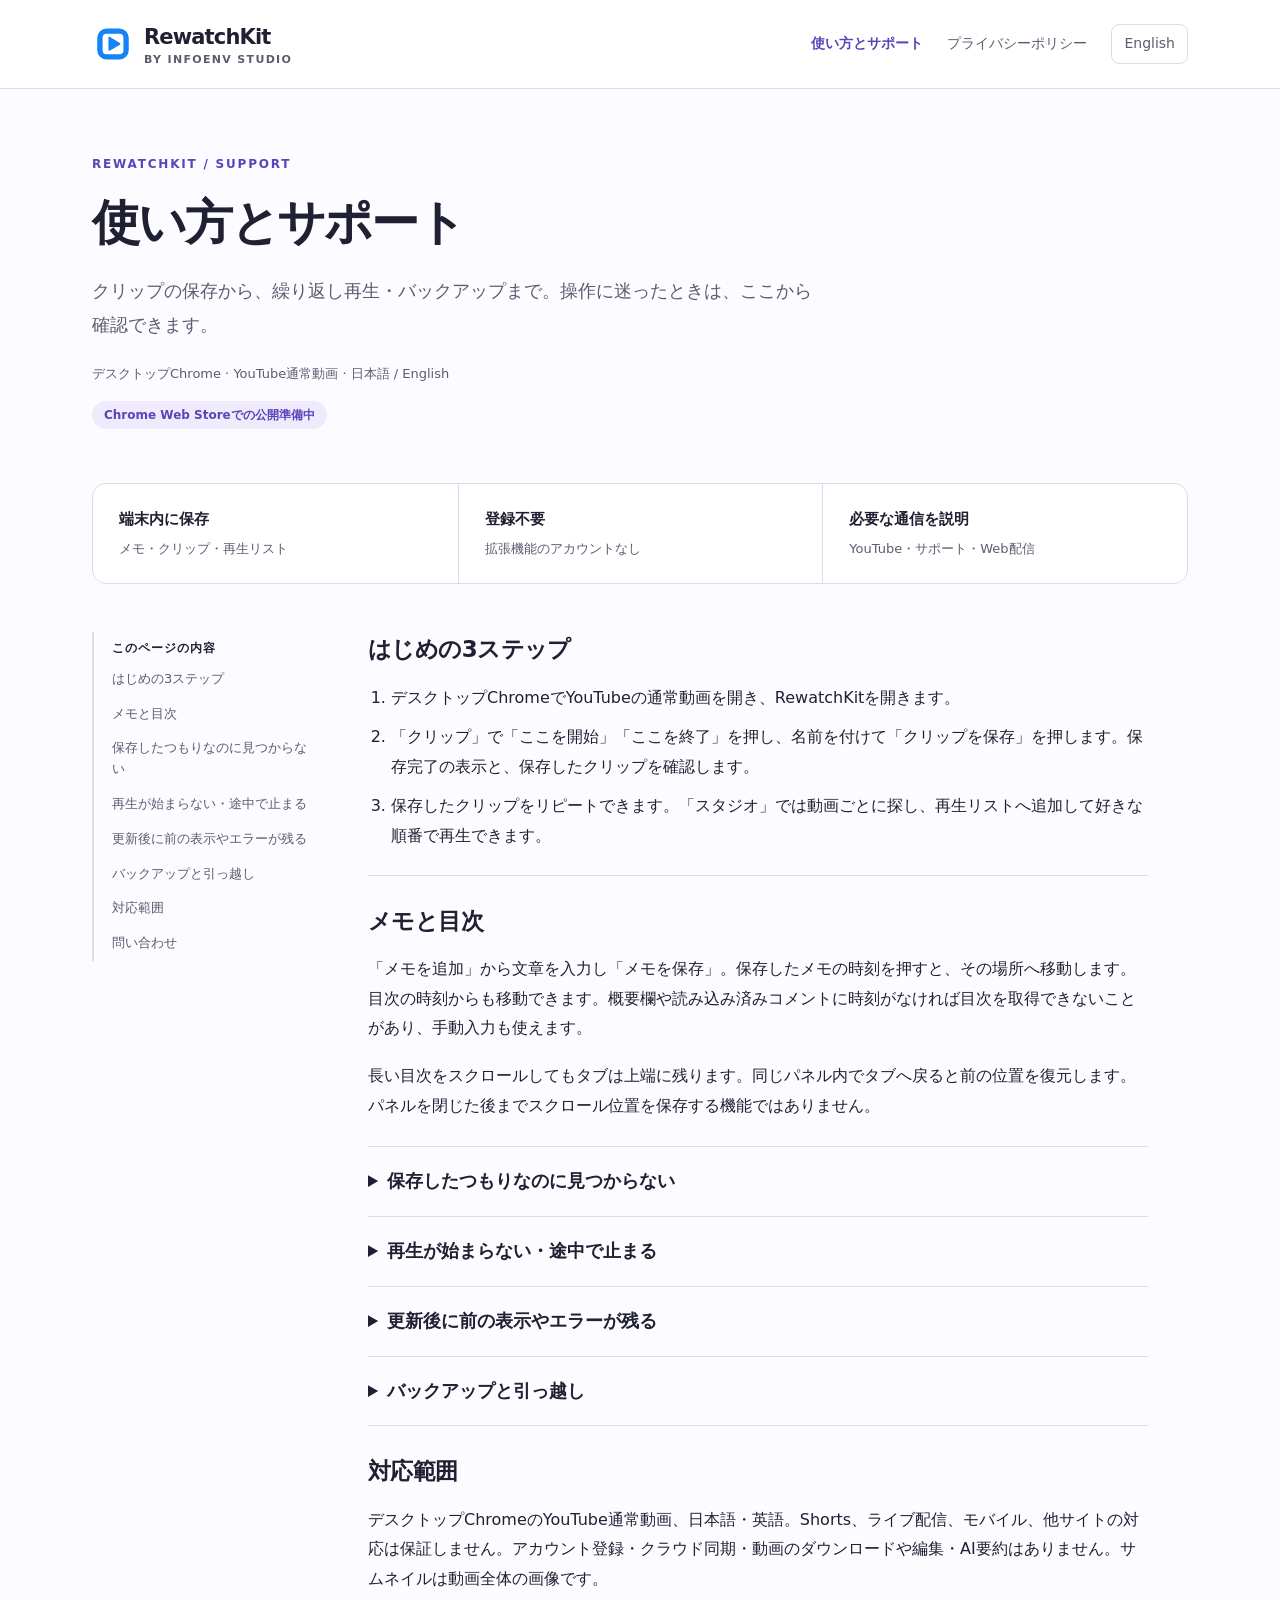
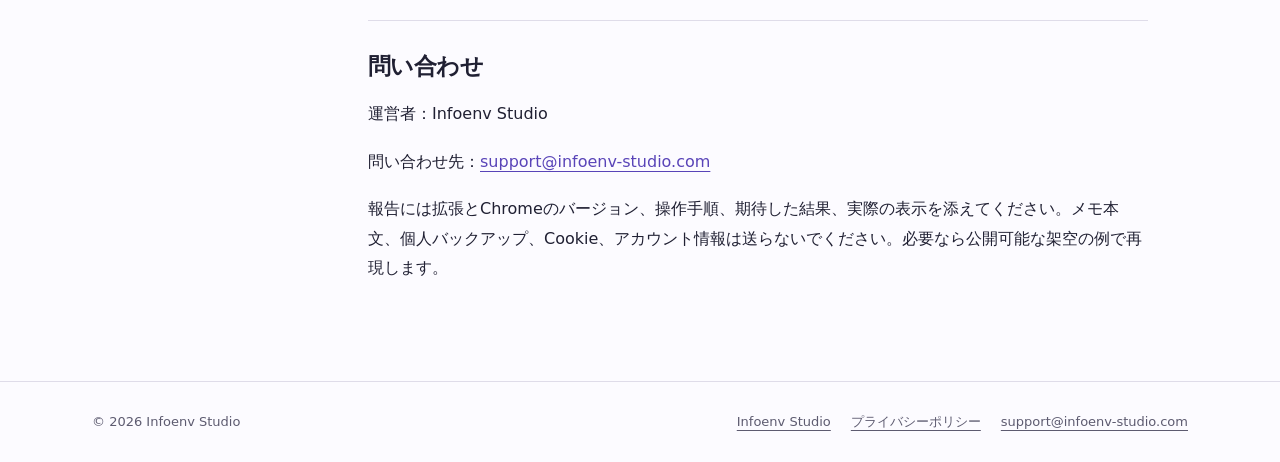
<file: rewatchkit/support/index.html>
<!doctype html><html lang="ja"><head><meta charset="utf-8"><meta name="viewport" content="width=device-width,initial-scale=1"><title>使い方とサポート — RewatchKit · Infoenv Studio</title><meta name="description" content="クリップの保存から、繰り返し再生・バックアップまで。操作に迷ったときは、ここから確認できます。"><meta name="theme-color" content="#5944b8"><link rel="canonical" href="https://infoenv-studio.com/rewatchkit/support/"><link rel="alternate" hreflang="ja" href="https://infoenv-studio.com/rewatchkit/support/"><link rel="alternate" hreflang="en" href="https://infoenv-studio.com/rewatchkit/en/support/"><link rel="icon" href="/rewatchkit/assets/icon.svg" type="image/svg+xml"><link rel="stylesheet" href="/rewatchkit/assets/site.css"></head><body>
<a class="skip" href="#main">本文へ</a><header><div class="wrap"><div class="top"><a class="brand" href="/rewatchkit/"><img src="/rewatchkit/assets/icon.svg" alt="" width="42" height="42"><span>RewatchKit<small class="publisher">BY INFOENV STUDIO</small></span></a><nav class="topnav" aria-label="メインナビゲーション"><a href="/rewatchkit/support/" aria-current="page">使い方とサポート</a><a href="/rewatchkit/privacy/">プライバシーポリシー</a><a class="language" href="/rewatchkit/en/support/" lang="en" hreflang="en">English</a></nav></div></div></header>
<main class="wrap" id="main"><div class="hero"><p class="eyebrow">REWATCHKIT / SUPPORT</p><h1>使い方とサポート</h1><p class="lead">クリップの保存から、繰り返し再生・バックアップまで。操作に迷ったときは、ここから確認できます。</p><p class="meta">デスクトップChrome · YouTube通常動画 · 日本語 / English</p><span class="status">Chrome Web Storeでの公開準備中</span></div><div class="facts"><div class="fact"><b>端末内に保存</b><span>メモ・クリップ・再生リスト</span></div><div class="fact"><b>登録不要</b><span>拡張機能のアカウントなし</span></div><div class="fact"><b>必要な通信を説明</b><span>YouTube・サポート・Web配信</span></div></div><div class="layout"><aside><nav aria-label="ページ内の目次"><strong>このページの内容</strong><a href="#section-1">はじめの3ステップ</a><a href="#section-2">メモと目次</a><a href="#section-3">保存したつもりなのに見つからない</a><a href="#section-4">再生が始まらない・途中で止まる</a><a href="#section-5">更新後に前の表示やエラーが残る</a><a href="#section-6">バックアップと引っ越し</a><a href="#section-7">対応範囲</a><a href="#section-8">問い合わせ</a></nav></aside><article class="content"><section id="section-1"><h2>はじめの3ステップ</h2><ol><li>デスクトップChromeでYouTubeの通常動画を開き、RewatchKitを開きます。</li><li>「クリップ」で「ここを開始」「ここを終了」を押し、名前を付けて「クリップを保存」を押します。保存完了の表示と、保存したクリップを確認します。</li><li>保存したクリップをリピートできます。「スタジオ」では動画ごとに探し、再生リストへ追加して好きな順番で再生できます。</li></ol></section><section id="section-2"><h2>メモと目次</h2><p>「メモを追加」から文章を入力し「メモを保存」。保存したメモの時刻を押すと、その場所へ移動します。目次の時刻からも移動できます。概要欄や読み込み済みコメントに時刻がなければ目次を取得できないことがあり、手動入力も使えます。</p><p>長い目次をスクロールしてもタブは上端に残ります。同じパネル内でタブへ戻ると前の位置を復元します。パネルを閉じた後までスクロール位置を保存する機能ではありません。</p></section><details id="section-3"><summary>保存したつもりなのに見つからない</summary><div><p>保存完了の通知を確認してください。失敗表示があれば、入力を残したまま表示された再試行を行います。クリップは開始時刻より後の終了時刻が必要です。Studioの検索条件を解除し、同じ動画のグループを開いてください。別のChromeプロフィールや別IDの拡張とは保存領域を共有しません。</p></div></details><details id="section-4"><summary>再生が始まらない・途中で止まる</summary><div><p>YouTubeタブに戻り、動画が再生できることを確認してください。ブラウザが自動再生を止めた場合は、YouTube上で再生を押します。広告中は区間操作を待機します。準備中のまま応答がなければエラー案内から再試行できます。自然な広告や制限のすべての種類に対応する保証はありません。</p><p>「一時停止」は現在の区間と位置を保持し、「再開」で続けます。「再生終了」は区間制御を解除します。動画をまたぐと通常のYouTubeページへ切り替わるため、動画を結合したような隙間のない連続再生ではありません。</p></div></details><details id="section-5"><summary>更新後に前の表示やエラーが残る</summary><div><p>開いたままのYouTubeページが旧版の処理を保持する場合があります。入力中の内容が保存されたことを確認してから、そのページを一度再読み込みします。拡張の再インストールや保存領域の消去を復旧の第一手順にしないでください。</p></div></details><details id="section-6"><summary>バックアップと引っ越し</summary><div><p>Studioの「メモ・クリップを書き出し」からJSONを端末へ保存します。確定済みのメモ、目次、クリップ、再生リストが対象です。未確定の下書きは含まれません。書き出したファイルは個人情報を含み得るため、公開しないでください。</p><p>取り込みでは内容の確認後に既存データへ追加します。同一内容の二重取り込みで重複を増やさず、衝突するメモは両方を残します。別の拡張IDへの切替は自動移行ではありません。元の拡張とバックアップを残したまま移行先で照合し、確認前に元の拡張を削除しないでください。</p></div></details><section id="section-7"><h2>対応範囲</h2><p>デスクトップChromeのYouTube通常動画、日本語・英語。Shorts、ライブ配信、モバイル、他サイトの対応は保証しません。アカウント登録・クラウド同期・動画のダウンロードや編集・AI要約はありません。サムネイルは動画全体の画像です。</p></section><section id="section-8"><h2>問い合わせ</h2><p>運営者：Infoenv Studio</p><p>問い合わせ先：<!--email_off--><a href="mailto:support@infoenv-studio.com">support@infoenv-studio.com</a><!--/email_off--></p><p>報告には拡張とChromeのバージョン、操作手順、期待した結果、実際の表示を添えてください。メモ本文、個人バックアップ、Cookie、アカウント情報は送らないでください。必要なら公開可能な架空の例で再現します。</p></section></article></div></main><footer><div class="wrap foot"><span>© 2026 Infoenv Studio</span><nav class="footnav" aria-label="フッター"><a href="/">Infoenv Studio</a><a href="/rewatchkit/privacy/">プライバシーポリシー</a><!--email_off--><a href="mailto:support@infoenv-studio.com">support@infoenv-studio.com</a><!--/email_off--></nav></div></footer></body></html>
</file>
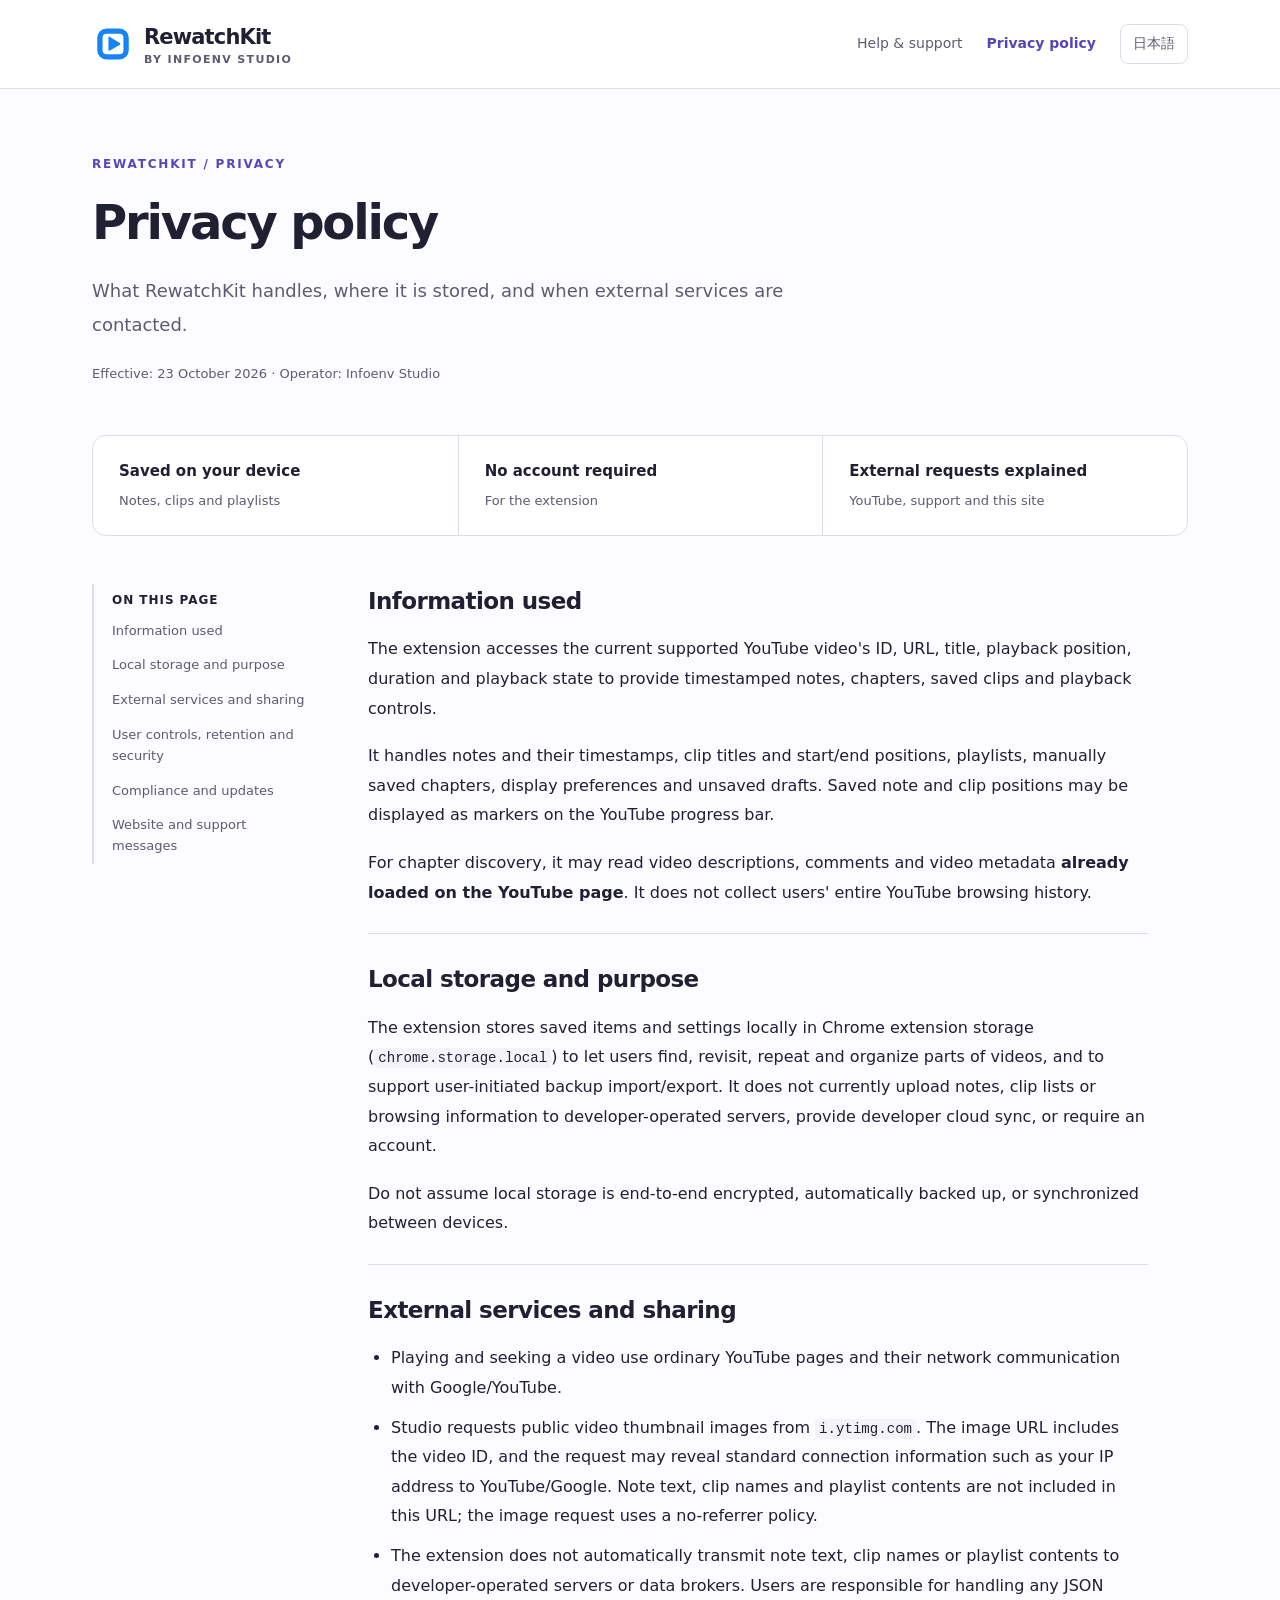
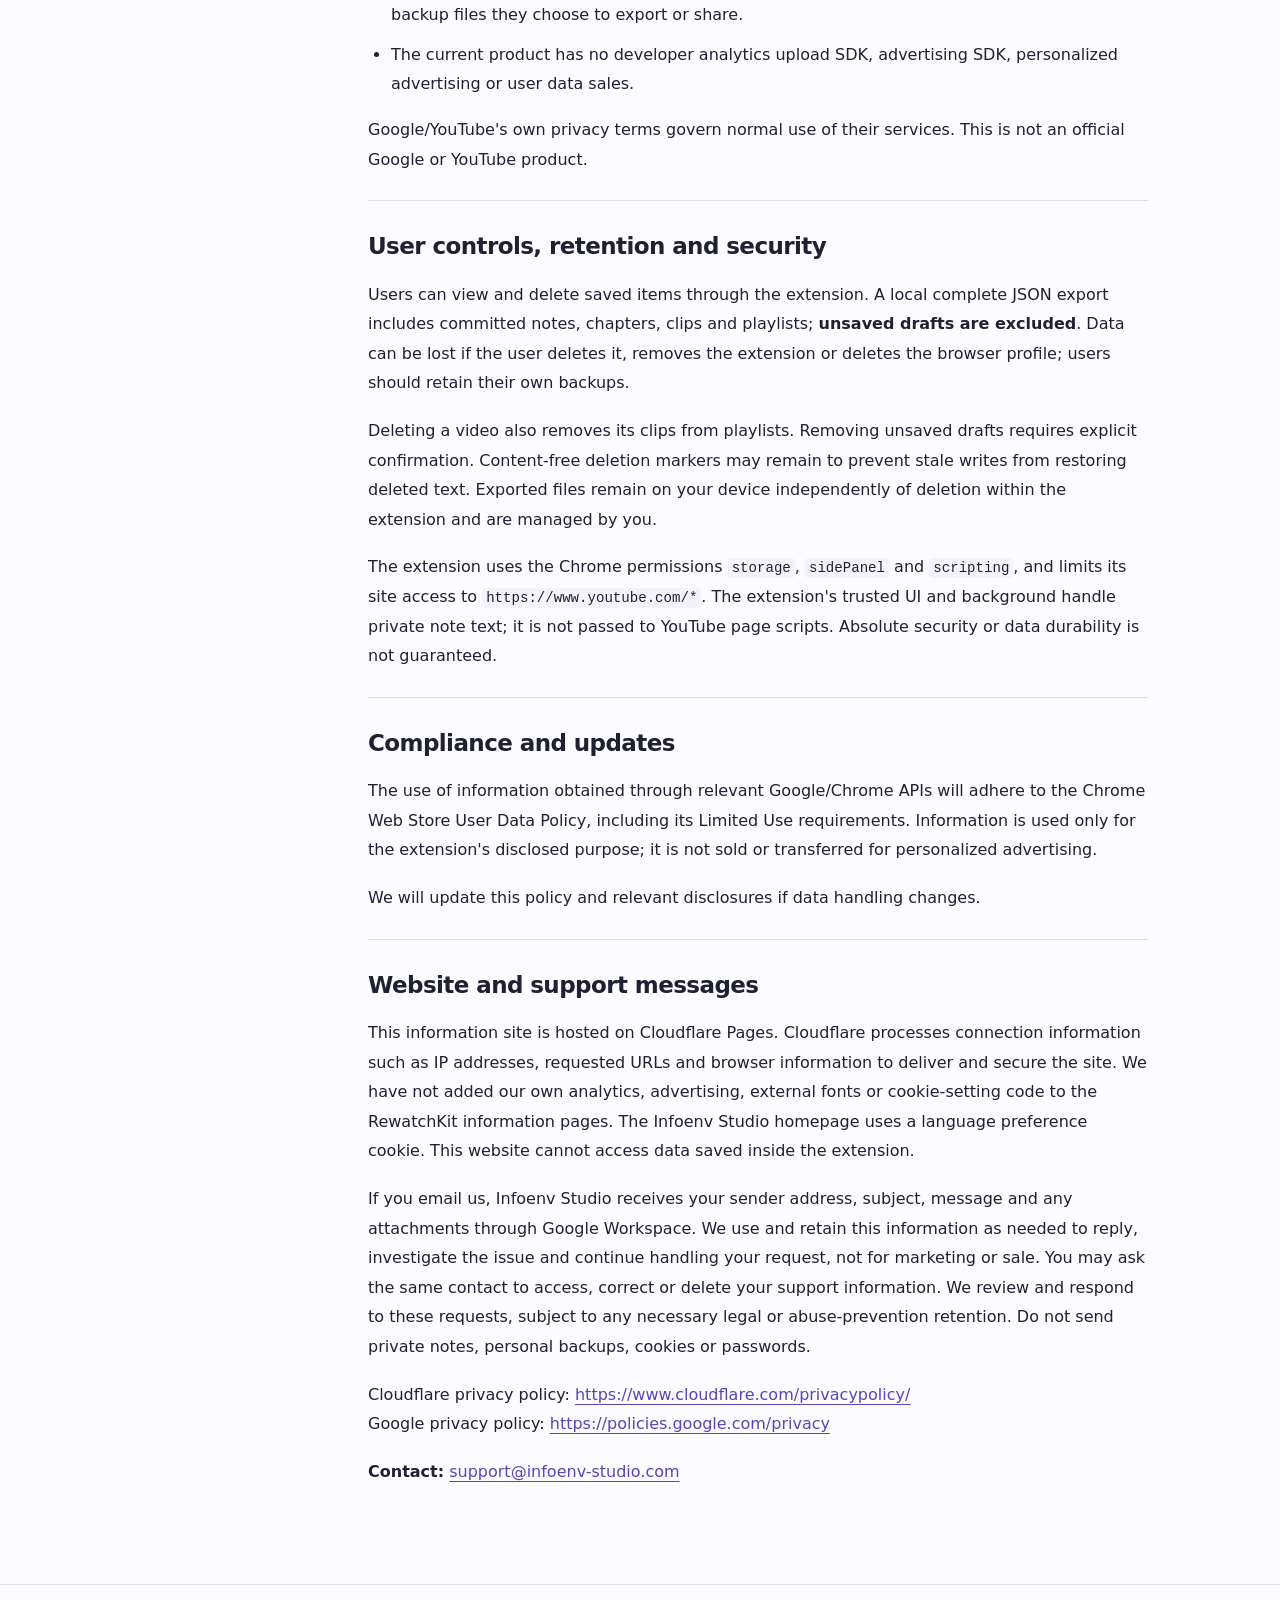
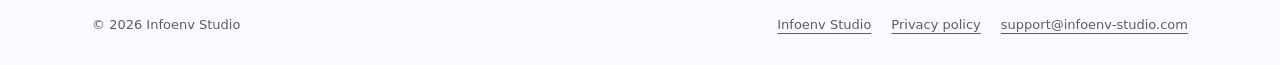
<file: rewatchkit/en/privacy/index.html>
<!doctype html><html lang="en"><head><meta charset="utf-8"><meta name="viewport" content="width=device-width,initial-scale=1"><title>Privacy policy — RewatchKit · Infoenv Studio</title><meta name="description" content="What RewatchKit handles, where it is stored, and when external services are contacted."><meta name="theme-color" content="#5944b8"><link rel="canonical" href="https://infoenv-studio.com/rewatchkit/en/privacy/"><link rel="alternate" hreflang="ja" href="https://infoenv-studio.com/rewatchkit/privacy/"><link rel="alternate" hreflang="en" href="https://infoenv-studio.com/rewatchkit/en/privacy/"><link rel="icon" href="/rewatchkit/assets/icon.svg" type="image/svg+xml"><link rel="stylesheet" href="/rewatchkit/assets/site.css"></head><body>
<a class="skip" href="#main">Skip to content</a><header><div class="wrap"><div class="top"><a class="brand" href="/rewatchkit/en/"><img src="/rewatchkit/assets/icon.svg" alt="" width="42" height="42"><span>RewatchKit<small class="publisher">BY INFOENV STUDIO</small></span></a><nav class="topnav" aria-label="Main navigation"><a href="/rewatchkit/en/support/">Help & support</a><a href="/rewatchkit/en/privacy/" aria-current="page">Privacy policy</a><a class="language" href="/rewatchkit/privacy/" lang="ja" hreflang="ja">日本語</a></nav></div></div></header>
<main class="wrap" id="main"><div class="hero"><p class="eyebrow">REWATCHKIT / PRIVACY</p><h1>Privacy policy</h1><p class="lead">What RewatchKit handles, where it is stored, and when external services are contacted.</p><p class="meta">Effective: 23 October 2026 · Operator: Infoenv Studio</p></div><div class="facts"><div class="fact"><b>Saved on your device</b><span>Notes, clips and playlists</span></div><div class="fact"><b>No account required</b><span>For the extension</span></div><div class="fact"><b>External requests explained</b><span>YouTube, support and this site</span></div></div><div class="layout"><aside><nav aria-label="On this page"><strong>ON THIS PAGE</strong><a href="#section-1">Information used</a><a href="#section-2">Local storage and purpose</a><a href="#section-3">External services and sharing</a><a href="#section-4">User controls, retention and security</a><a href="#section-5">Compliance and updates</a><a href="#section-6">Website and support messages</a></nav></aside><article class="content"><section id="section-1"><h2>Information used</h2><p>The extension accesses the current supported YouTube video&#x27;s ID, URL, title, playback position, duration and playback state to provide timestamped notes, chapters, saved clips and playback controls.</p><p>It handles notes and their timestamps, clip titles and start/end positions, playlists, manually saved chapters, display preferences and unsaved drafts. Saved note and clip positions may be displayed as markers on the YouTube progress bar.</p><p>For chapter discovery, it may read video descriptions, comments and video metadata <strong>already loaded on the YouTube page</strong>. It does not collect users&#x27; entire YouTube browsing history.</p></section><section id="section-2"><h2>Local storage and purpose</h2><p>The extension stores saved items and settings locally in Chrome extension storage (<code>chrome.storage.local</code>) to let users find, revisit, repeat and organize parts of videos, and to support user-initiated backup import/export. It does not currently upload notes, clip lists or browsing information to developer-operated servers, provide developer cloud sync, or require an account.</p><p>Do not assume local storage is end-to-end encrypted, automatically backed up, or synchronized between devices.</p></section><section id="section-3"><h2>External services and sharing</h2><ul><li>Playing and seeking a video use ordinary YouTube pages and their network communication with Google/YouTube.</li><li>Studio requests public video thumbnail images from <code>i.ytimg.com</code>. The image URL includes the video ID, and the request may reveal standard connection information such as your IP address to YouTube/Google. Note text, clip names and playlist contents are not included in this URL; the image request uses a no-referrer policy.</li><li>The extension does not automatically transmit note text, clip names or playlist contents to developer-operated servers or data brokers. Users are responsible for handling any JSON backup files they choose to export or share.</li><li>The current product has no developer analytics upload SDK, advertising SDK, personalized advertising or user data sales.</li></ul><p>Google/YouTube&#x27;s own privacy terms govern normal use of their services. This is not an official Google or YouTube product.</p></section><section id="section-4"><h2>User controls, retention and security</h2><p>Users can view and delete saved items through the extension. A local complete JSON export includes committed notes, chapters, clips and playlists; <strong>unsaved drafts are excluded</strong>. Data can be lost if the user deletes it, removes the extension or deletes the browser profile; users should retain their own backups.</p><p>Deleting a video also removes its clips from playlists. Removing unsaved drafts requires explicit confirmation. Content-free deletion markers may remain to prevent stale writes from restoring deleted text. Exported files remain on your device independently of deletion within the extension and are managed by you.</p><p>The extension uses the Chrome permissions <code>storage</code>, <code>sidePanel</code> and <code>scripting</code>, and limits its site access to <code>https://www.youtube.com/*</code>. The extension&#x27;s trusted UI and background handle private note text; it is not passed to YouTube page scripts. Absolute security or data durability is not guaranteed.</p></section><section id="section-5"><h2>Compliance and updates</h2><p>The use of information obtained through relevant Google/Chrome APIs will adhere to the Chrome Web Store User Data Policy, including its Limited Use requirements. Information is used only for the extension&#x27;s disclosed purpose; it is not sold or transferred for personalized advertising.</p><p>We will update this policy and relevant disclosures if data handling changes.</p></section><section id="section-6"><h2>Website and support messages</h2><p>This information site is hosted on Cloudflare Pages. Cloudflare processes connection information such as IP addresses, requested URLs and browser information to deliver and secure the site. We have not added our own analytics, advertising, external fonts or cookie-setting code to the RewatchKit information pages. The Infoenv Studio homepage uses a language preference cookie. This website cannot access data saved inside the extension.</p><p>If you email us, Infoenv Studio receives your sender address, subject, message and any attachments through Google Workspace. We use and retain this information as needed to reply, investigate the issue and continue handling your request, not for marketing or sale. You may ask the same contact to access, correct or delete your support information. We review and respond to these requests, subject to any necessary legal or abuse-prevention retention. Do not send private notes, personal backups, cookies or passwords.</p><p>Cloudflare privacy policy: <a href="https://www.cloudflare.com/privacypolicy/">https://www.cloudflare.com/privacypolicy/</a><br>Google privacy policy: <a href="https://policies.google.com/privacy">https://policies.google.com/privacy</a></p><p><strong>Contact:</strong> <!--email_off--><a href="mailto:support@infoenv-studio.com">support@infoenv-studio.com</a><!--/email_off--></p></section></article></div></main><footer><div class="wrap foot"><span>© 2026 Infoenv Studio</span><nav class="footnav" aria-label="Footer"><a href="/en/">Infoenv Studio</a><a href="/rewatchkit/en/privacy/">Privacy policy</a><!--email_off--><a href="mailto:support@infoenv-studio.com">support@infoenv-studio.com</a><!--/email_off--></nav></div></footer></body></html>
</file>
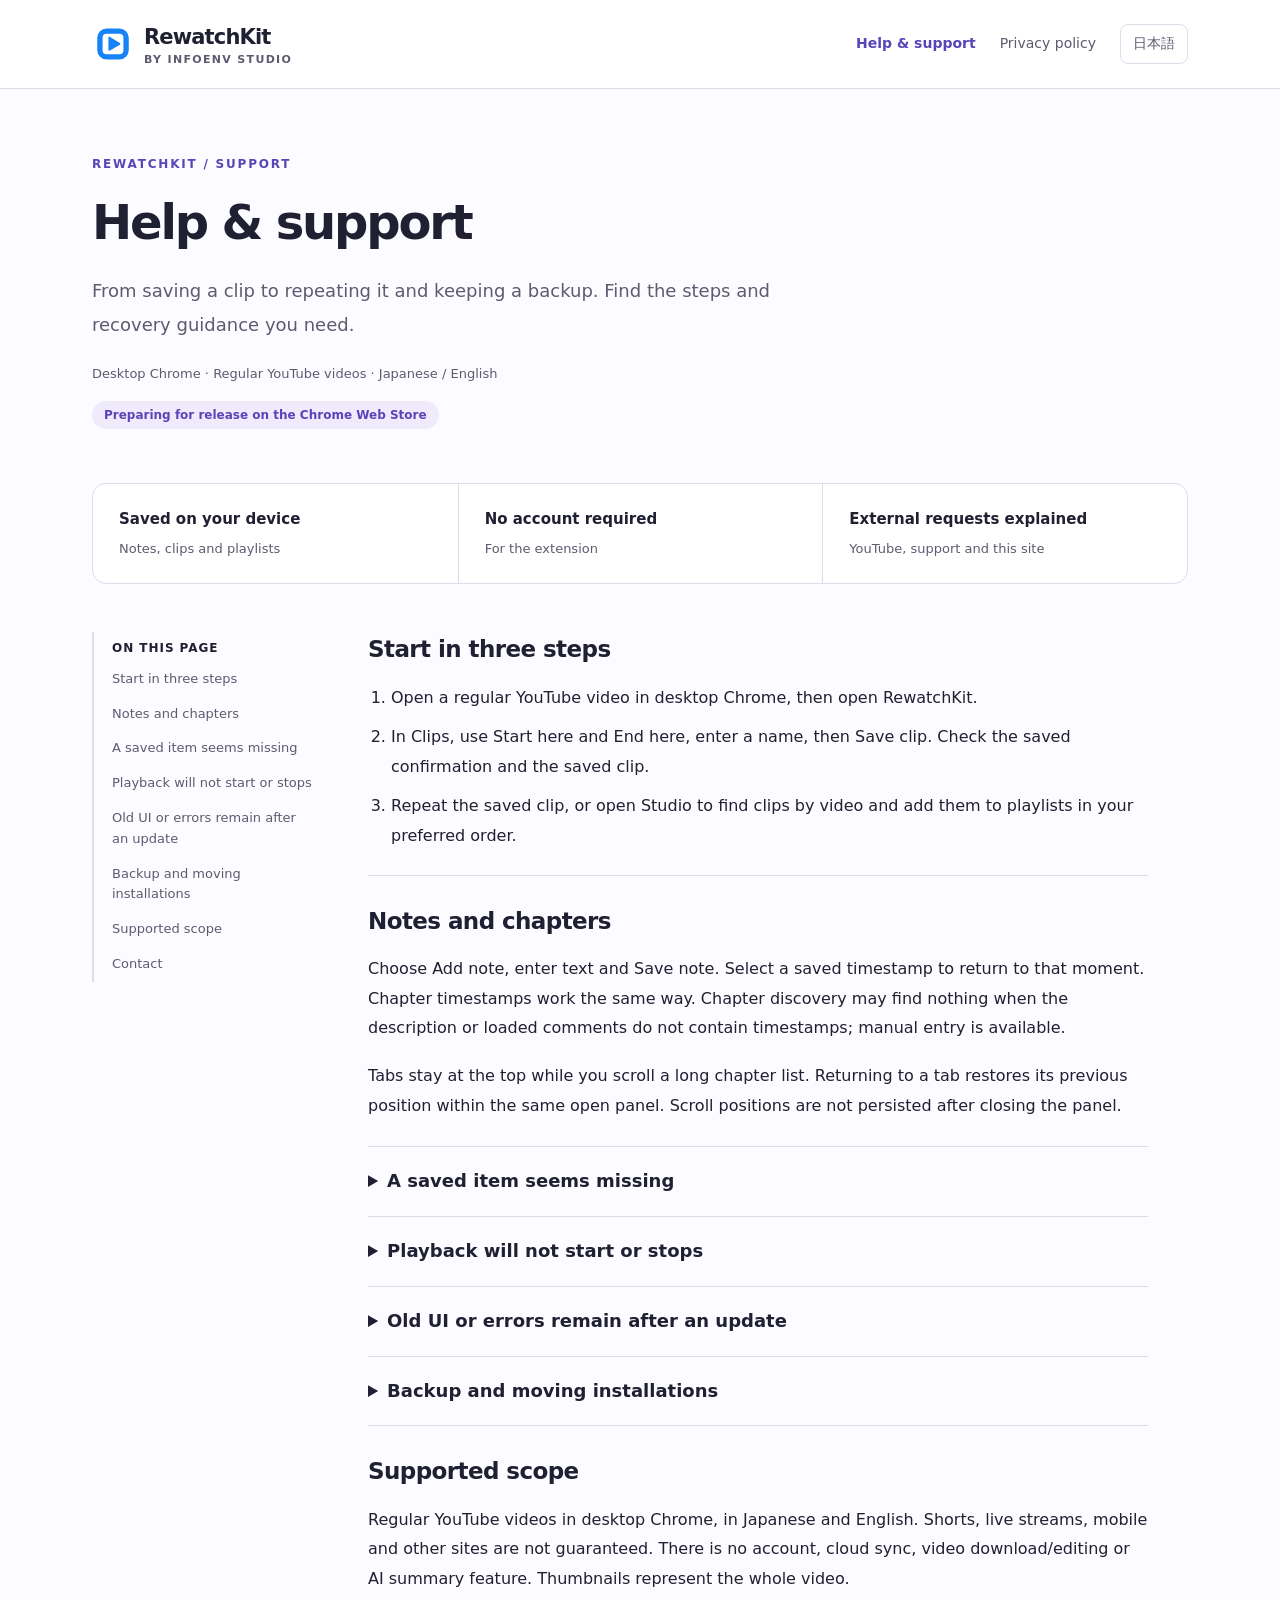
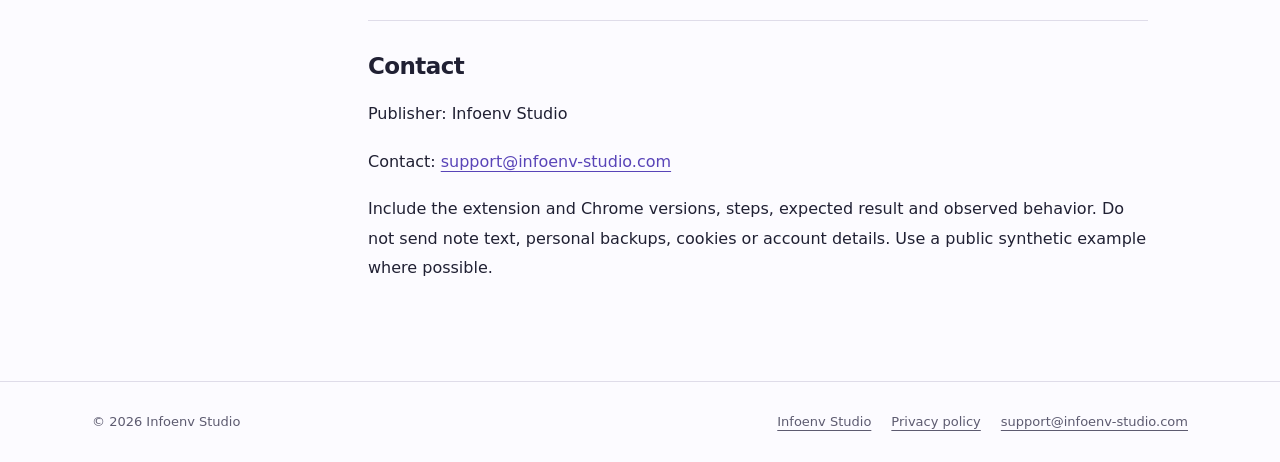
<file: rewatchkit/en/support/index.html>
<!doctype html><html lang="en"><head><meta charset="utf-8"><meta name="viewport" content="width=device-width,initial-scale=1"><title>Help &amp; support — RewatchKit · Infoenv Studio</title><meta name="description" content="From saving a clip to repeating it and keeping a backup. Find the steps and recovery guidance you need."><meta name="theme-color" content="#5944b8"><link rel="canonical" href="https://infoenv-studio.com/rewatchkit/en/support/"><link rel="alternate" hreflang="ja" href="https://infoenv-studio.com/rewatchkit/support/"><link rel="alternate" hreflang="en" href="https://infoenv-studio.com/rewatchkit/en/support/"><link rel="icon" href="/rewatchkit/assets/icon.svg" type="image/svg+xml"><link rel="stylesheet" href="/rewatchkit/assets/site.css"></head><body>
<a class="skip" href="#main">Skip to content</a><header><div class="wrap"><div class="top"><a class="brand" href="/rewatchkit/en/"><img src="/rewatchkit/assets/icon.svg" alt="" width="42" height="42"><span>RewatchKit<small class="publisher">BY INFOENV STUDIO</small></span></a><nav class="topnav" aria-label="Main navigation"><a href="/rewatchkit/en/support/" aria-current="page">Help & support</a><a href="/rewatchkit/en/privacy/">Privacy policy</a><a class="language" href="/rewatchkit/support/" lang="ja" hreflang="ja">日本語</a></nav></div></div></header>
<main class="wrap" id="main"><div class="hero"><p class="eyebrow">REWATCHKIT / SUPPORT</p><h1>Help & support</h1><p class="lead">From saving a clip to repeating it and keeping a backup. Find the steps and recovery guidance you need.</p><p class="meta">Desktop Chrome · Regular YouTube videos · Japanese / English</p><span class="status">Preparing for release on the Chrome Web Store</span></div><div class="facts"><div class="fact"><b>Saved on your device</b><span>Notes, clips and playlists</span></div><div class="fact"><b>No account required</b><span>For the extension</span></div><div class="fact"><b>External requests explained</b><span>YouTube, support and this site</span></div></div><div class="layout"><aside><nav aria-label="On this page"><strong>ON THIS PAGE</strong><a href="#section-1">Start in three steps</a><a href="#section-2">Notes and chapters</a><a href="#section-3">A saved item seems missing</a><a href="#section-4">Playback will not start or stops</a><a href="#section-5">Old UI or errors remain after an update</a><a href="#section-6">Backup and moving installations</a><a href="#section-7">Supported scope</a><a href="#section-8">Contact</a></nav></aside><article class="content"><section id="section-1"><h2>Start in three steps</h2><ol><li>Open a regular YouTube video in desktop Chrome, then open RewatchKit.</li><li>In Clips, use Start here and End here, enter a name, then Save clip. Check the saved confirmation and the saved clip.</li><li>Repeat the saved clip, or open Studio to find clips by video and add them to playlists in your preferred order.</li></ol></section><section id="section-2"><h2>Notes and chapters</h2><p>Choose Add note, enter text and Save note. Select a saved timestamp to return to that moment. Chapter timestamps work the same way. Chapter discovery may find nothing when the description or loaded comments do not contain timestamps; manual entry is available.</p><p>Tabs stay at the top while you scroll a long chapter list. Returning to a tab restores its previous position within the same open panel. Scroll positions are not persisted after closing the panel.</p></section><details id="section-3"><summary>A saved item seems missing</summary><div><p>Check for the saved confirmation. If saving fails, keep your input and use the displayed retry action. A clip needs an end time after its start time. Clear Studio search filters and expand the video&#x27;s group. Different Chrome profiles or extension IDs do not share saved data.</p></div></details><details id="section-4"><summary>Playback will not start or stops</summary><div><p>Return to the YouTube tab and check that the video can play. If the browser blocks automatic playback, press Play on YouTube. Range controls wait during a detected advertisement. An unresponsive preparation step eventually displays an error with a retry action. Recovery from every real advertisement or restriction is not guaranteed.</p><p>Pause retains the current clip and position; Resume continues. End playback releases range control. Switching videos uses normal YouTube pages, so playback is not a seamless join of video files.</p></div></details><details id="section-5"><summary>Old UI or errors remain after an update</summary><div><p>A YouTube page left open during an extension update can retain old code. Confirm your input has been saved, then reload that page once. Do not uninstall the extension or clear storage as the first recovery step.</p></div></details><details id="section-6"><summary>Backup and moving installations</summary><div><p>Use Export notes and clips (drafts excluded) in Studio to save a JSON file. It includes committed notes, chapters, clips and playlists. Uncommitted drafts are excluded. The file can contain private information: do not post it publicly.</p><p>Review an import before merging it with existing data. Importing identical content twice does not add duplicates; conflicting notes are preserved separately. Changing extension IDs does not transfer data automatically. Keep the original extension and backup while checking the destination. Do not remove the original before verifying the transfer.</p></div></details><section id="section-7"><h2>Supported scope</h2><p>Regular YouTube videos in desktop Chrome, in Japanese and English. Shorts, live streams, mobile and other sites are not guaranteed. There is no account, cloud sync, video download/editing or AI summary feature. Thumbnails represent the whole video.</p></section><section id="section-8"><h2>Contact</h2><p>Publisher: Infoenv Studio</p><p>Contact: <!--email_off--><a href="mailto:support@infoenv-studio.com">support@infoenv-studio.com</a><!--/email_off--></p><p>Include the extension and Chrome versions, steps, expected result and observed behavior. Do not send note text, personal backups, cookies or account details. Use a public synthetic example where possible.</p></section></article></div></main><footer><div class="wrap foot"><span>© 2026 Infoenv Studio</span><nav class="footnav" aria-label="Footer"><a href="/en/">Infoenv Studio</a><a href="/rewatchkit/en/privacy/">Privacy policy</a><!--email_off--><a href="mailto:support@infoenv-studio.com">support@infoenv-studio.com</a><!--/email_off--></nav></div></footer></body></html>
</file>
<file: styles.css>
/* infoenv-studio.com */

*, *::before, *::after {
  box-sizing: border-box;
}

* {
  margin: 0;
  padding: 0;
}

:root {
  --bg: #f8fafc;
  --bg-alt: #eef4f8;
  --surface: #ffffff;
  --surface-soft: #f5f8fb;
  --ink: #11131a;
  --muted: #596273;
  --soft: #8b94a3;
  --line: #e1e7ef;
  --line-strong: #cbd3dc;
  --violet: #6658e8;
  --blue: #1877f2;
  --mint: #20c493;
  --coral: #ff765d;
  --amber: #ffb84d;
  --shadow-sm: 0 2px 10px rgba(23, 30, 45, 0.045);
  --shadow-md: 0 18px 44px rgba(23, 30, 45, 0.105);
  --shadow-lg: 0 34px 90px rgba(23, 30, 45, 0.15);
  --font-sans: 'Inter', -apple-system, BlinkMacSystemFont, 'Hiragino Sans', 'Yu Gothic', system-ui, sans-serif;
  --font-mono: 'SF Mono', 'Menlo', 'Consolas', monospace;
  --max-w: 1160px;
}

html {
  font-size: 16px;
  scroll-behavior: smooth;
  -webkit-text-size-adjust: 100%;
}

body {
  min-height: 100vh;
  background:
    linear-gradient(180deg, #fbfcff 0%, var(--bg) 46%, #f9fbf8 100%);
  color: var(--ink);
  font-family: var(--font-sans);
  line-height: 1.65;
  letter-spacing: 0;
  -webkit-font-smoothing: antialiased;
  -moz-osx-font-smoothing: grayscale;
}

body::before {
  content: "";
  position: fixed;
  inset: 0;
  z-index: -1;
  background-image:
    linear-gradient(rgba(17, 19, 26, 0.026) 1px, transparent 1px),
    linear-gradient(90deg, rgba(17, 19, 26, 0.026) 1px, transparent 1px);
  background-size: 56px 56px;
  mask-image: linear-gradient(180deg, rgba(0, 0, 0, 0.58), transparent 64%);
  pointer-events: none;
}

a {
  color: inherit;
  text-decoration: none;
}

button {
  color: inherit;
  font: inherit;
}

.container {
  width: min(100% - 48px, var(--max-w));
  margin: 0 auto;
}

header {
  position: sticky;
  top: 0;
  z-index: 20;
  border-bottom: 1px solid rgba(225, 231, 239, 0.82);
  background: rgba(255, 255, 255, 0.84);
  backdrop-filter: blur(18px) saturate(160%);
  -webkit-backdrop-filter: blur(18px) saturate(160%);
}

.header-inner {
  min-height: 70px;
  display: grid;
  grid-template-columns: 1fr auto;
  align-items: center;
  gap: 24px;
}

.site-name {
  display: inline-flex;
  align-items: center;
  gap: 10px;
  justify-self: start;
  font-size: 14px;
  font-weight: 800;
}

.site-mark {
  width: 30px;
  height: 30px;
  display: inline-block;
  border-radius: 8px;
  background:
    linear-gradient(135deg, rgba(255, 255, 255, 0.72), rgba(255, 255, 255, 0) 38%),
    conic-gradient(from 220deg, var(--blue), var(--mint), var(--amber), var(--coral), var(--violet), var(--blue));
  box-shadow: inset 0 0 0 1px rgba(255, 255, 255, 0.54), var(--shadow-sm);
}

.site-nav {
  display: inline-flex;
  justify-content: center;
  align-items: center;
  gap: 4px;
  padding: 5px;
  border: 1px solid rgba(203, 211, 220, 0.78);
  border-radius: 999px;
  background: rgba(255, 255, 255, 0.64);
}

.site-nav a {
  min-height: 32px;
  display: inline-flex;
  align-items: center;
  justify-content: center;
  padding: 0 15px;
  border-radius: 999px;
  color: var(--muted);
  font-size: 13px;
  font-weight: 700;
  transition: background 0.18s ease, color 0.18s ease;
}

.site-nav a:hover {
  background: var(--ink);
  color: #fff;
}

.footer-lang {
  min-width: 86px;
  min-height: 38px;
  display: inline-flex;
  align-items: center;
  justify-content: center;
  border: 1px solid var(--line-strong);
  border-radius: 999px;
  background: var(--surface);
  color: var(--muted);
  cursor: pointer;
  padding: 0 18px;
  font-size: 13px;
  font-weight: 800;
  white-space: nowrap;
  transition: transform 0.18s ease, border-color 0.18s ease, color 0.18s ease;
}

.footer-lang:hover {
  transform: translateY(-1px);
  border-color: var(--ink);
  color: var(--ink);
}

.hero {
  position: relative;
  min-height: min(720px, calc(100svh - 70px));
  display: flex;
  align-items: center;
  overflow: hidden;
  border-bottom: 1px solid rgba(225, 231, 239, 0.85);
}

.hero::before {
  content: "";
  position: absolute;
  inset: 0;
  background:
    radial-gradient(circle at 72% 42%, rgba(32, 196, 147, 0.14), transparent 26%),
    radial-gradient(circle at 88% 68%, rgba(255, 118, 93, 0.09), transparent 30%),
    radial-gradient(circle at 20% 76%, rgba(24, 119, 242, 0.1), transparent 28%),
    linear-gradient(180deg, rgba(255, 255, 255, 0.92) 0%, rgba(248, 250, 252, 0.88) 56%, rgba(248, 250, 252, 0.96) 100%);
  pointer-events: none;
}

.hero-inner {
  position: relative;
  min-height: 620px;
  display: grid;
  grid-template-columns: minmax(0, 0.9fr) minmax(480px, 1.1fr);
  align-items: center;
  gap: 56px;
  padding: 76px 0 100px;
}

.hero-copy {
  position: relative;
  z-index: 2;
  max-width: 610px;
}

.section-label,
.section-number,
.card-meta,
.coming-soon,
.footer-copy,
.footer-link {
  font-family: var(--font-mono);
  letter-spacing: 0;
}

.hero-brand {
  max-width: 720px;
  font-size: 70px;
  line-height: 1.02;
  font-weight: 800;
  text-wrap: balance;
}

.hero-tagline {
  max-width: 560px;
  margin-top: 24px;
  color: var(--muted);
  font-size: 18px;
  line-height: 1.9;
  font-weight: 500;
}

.hero-actions {
  display: flex;
  flex-wrap: wrap;
  align-items: center;
  gap: 12px;
  margin-top: 30px;
}

.primary-action {
  min-height: 50px;
  display: inline-flex;
  align-items: center;
  justify-content: center;
  border-radius: 999px;
  padding: 0 24px;
  font-size: 15px;
  font-weight: 800;
  transition: transform 0.18s ease, box-shadow 0.18s ease, border-color 0.18s ease;
}

.primary-action {
  background: var(--ink);
  color: #fff;
  box-shadow: 0 16px 34px rgba(17, 19, 26, 0.2);
}

.primary-action:hover {
  transform: translateY(-2px);
}

.product-stage {
  position: relative;
  min-height: 520px;
  perspective: 1100px;
}

.app-window {
  position: absolute;
  border: 1px solid rgba(255, 255, 255, 0.82);
  border-radius: 8px;
  background: rgba(255, 255, 255, 0.88);
  box-shadow: var(--shadow-lg);
  backdrop-filter: blur(18px) saturate(150%);
  -webkit-backdrop-filter: blur(18px) saturate(150%);
}

.app-window-main {
  top: 36px;
  right: 10px;
  width: min(100%, 520px);
  height: 432px;
  padding: 24px;
  transform: rotateY(-7deg) rotateX(3deg);
  background:
    linear-gradient(135deg, rgba(255, 255, 255, 0.96), rgba(246, 251, 248, 0.9)),
    linear-gradient(180deg, rgba(31, 140, 255, 0.08), rgba(255, 255, 255, 0));
}

.window-bar {
  height: 18px;
  display: flex;
  align-items: center;
  gap: 7px;
}

.window-bar span {
  width: 10px;
  height: 10px;
  border-radius: 50%;
  background: var(--line-strong);
}

.window-bar span:nth-child(1) { background: var(--coral); }
.window-bar span:nth-child(2) { background: var(--amber); }
.window-bar span:nth-child(3) { background: var(--mint); }

.window-title {
  margin: 24px 0 20px;
  font-size: 21px;
  line-height: 1.28;
  font-weight: 800;
  text-align: center;
}

.flow-board {
  display: grid;
  grid-template-columns: minmax(0, 1fr) 22px minmax(0, 1fr) 22px minmax(0, 1fr);
  align-items: stretch;
  gap: 12px;
  margin-bottom: 20px;
}

.flow-card {
  min-height: 136px;
  display: flex;
  flex-direction: column;
  justify-content: center;
  gap: 8px;
  padding: 15px;
  border: 1px solid #e6ebf1;
  border-radius: 8px;
  background: rgba(255, 255, 255, 0.9);
  box-shadow: inset 0 0 0 1px rgba(255, 255, 255, 0.5);
}

.flow-card small {
  color: var(--soft);
  font-size: 11px;
  font-weight: 800;
}

.flow-card span,
.flow-card strong {
  min-height: 25px;
  display: inline-flex;
  align-items: center;
  width: fit-content;
  max-width: 100%;
  padding: 0 9px;
  border-radius: 999px;
  background: #eef3f8;
  color: var(--muted);
  font-size: 12px;
  font-weight: 800;
  white-space: nowrap;
}

.flow-card strong {
  background: var(--ink);
  color: #fff;
}

.flow-card.filter {
  background: rgba(113, 101, 232, 0.08);
  border-color: rgba(113, 101, 232, 0.18);
}

.flow-card.output {
  background: rgba(34, 201, 151, 0.1);
  border-color: rgba(34, 201, 151, 0.22);
}

.flow-arrow {
  display: grid;
  place-items: center;
  color: var(--soft);
  font-size: 18px;
  font-weight: 800;
}

.module-row {
  display: flex;
  align-items: center;
  justify-content: space-between;
  gap: 18px;
  margin-top: 9px;
  padding: 12px 14px;
  border: 1px solid #e6ebf1;
  border-radius: 8px;
  background: #fff;
  color: var(--muted);
  font-size: 13px;
  font-weight: 700;
}

.module-row strong {
  color: var(--ink);
}

.module-row.mint {
  border-color: rgba(34, 201, 151, 0.24);
  background: rgba(34, 201, 151, 0.08);
}

.app-window-side,
.app-window-mini {
  display: flex;
  align-items: center;
  gap: 12px;
  min-height: 84px;
  padding: 14px 16px;
  font-weight: 800;
}

.app-window-side img,
.app-window-mini img {
  width: 52px;
  height: 52px;
  border-radius: 8px;
}

.app-window-side {
  left: 18px;
  bottom: 90px;
  background: rgba(255, 255, 255, 0.94);
}

.app-window-mini {
  right: 0;
  top: 2px;
  background: rgba(14, 19, 30, 0.92);
  color: #fff;
}

section {
  padding: 108px 0;
  border-top: 1px solid var(--line);
}

.section-header {
  display: flex;
  align-items: baseline;
  gap: 14px;
  margin-bottom: 20px;
}

.section-number {
  min-width: 42px;
  min-height: 30px;
  display: inline-flex;
  align-items: center;
  justify-content: center;
  border: 1px solid rgba(113, 101, 232, 0.2);
  border-radius: 999px;
  background: rgba(113, 101, 232, 0.08);
  color: var(--violet);
  font-size: 12px;
  font-weight: 800;
}

.section-label {
  color: var(--muted);
  font-size: 13px;
  font-weight: 800;
  text-transform: uppercase;
}

.section-title {
  margin-bottom: 18px;
  font-size: 44px;
  line-height: 1.12;
  font-weight: 800;
}

.section-body {
  max-width: 660px;
  color: var(--muted);
  font-size: 16px;
  line-height: 1.9;
}

.section-lead {
  margin-bottom: 34px;
}

.philosophy-text {
  max-width: 820px;
  color: var(--ink);
  font-size: 23px;
  line-height: 1.78;
  font-weight: 700;
}

.philosophy-text + .philosophy-text {
  margin-top: 18px;
  color: var(--muted);
  font-size: 17px;
  font-weight: 500;
}

.principle-grid {
  display: grid;
  grid-template-columns: repeat(3, 1fr);
  gap: 18px;
  margin-top: 44px;
}

.principle-card {
  min-height: 190px;
  padding: 24px;
  border: 1px solid rgba(225, 231, 239, 0.92);
  border-radius: 8px;
  background: var(--surface);
  box-shadow: var(--shadow-sm);
}

.principle-card span {
  display: inline-flex;
  margin-bottom: 24px;
  color: var(--soft);
  font-family: var(--font-mono);
  font-size: 12px;
  font-weight: 800;
}

.principle-card h3 {
  margin-bottom: 8px;
  font-size: 17px;
  line-height: 1.3;
}

.principle-card p {
  color: var(--muted);
  font-size: 14px;
  line-height: 1.75;
}

.card-grid {
  display: grid;
  grid-template-columns: repeat(2, minmax(0, 1fr));
  gap: 24px;
}

.product-card {
  min-height: 560px;
  display: flex;
  flex-direction: column;
  padding: 18px;
  border: 1px solid rgba(225, 231, 239, 0.95);
  border-radius: 8px;
  background: var(--surface);
  box-shadow: var(--shadow-sm);
  overflow: hidden;
  transition: transform 0.2s ease, box-shadow 0.2s ease, border-color 0.2s ease;
}

.product-card:hover {
  transform: translateY(-3px);
  border-color: var(--line-strong);
  box-shadow: var(--shadow-md);
}

.product-visual {
  height: 252px;
  display: grid;
  place-items: center;
  margin-bottom: 24px;
  border-radius: 8px;
  overflow: hidden;
}

.snapdesk-visual {
  background:
    linear-gradient(135deg, rgba(24, 119, 242, 0.16), rgba(255, 184, 77, 0.13)),
    #edf4ff;
}

.pausetab-visual {
  background:
    linear-gradient(135deg, rgba(32, 196, 147, 0.16), rgba(102, 88, 232, 0.13)),
    #eefbf6;
}

.mini-desktop,
.pause-browser {
  width: min(76%, 320px);
  height: 176px;
  border: 1px solid rgba(255, 255, 255, 0.74);
  border-radius: 8px;
  background: rgba(255, 255, 255, 0.86);
  box-shadow: var(--shadow-md);
}

.mini-desktop {
  display: grid;
  grid-template-columns: 76px 1fr;
  padding: 12px;
  gap: 12px;
}

.mini-sidebar {
  border-radius: 8px;
  background:
    linear-gradient(180deg, rgba(31, 140, 255, 0.18), rgba(113, 101, 232, 0.12)),
    #fff;
}

.mini-content {
  display: grid;
  gap: 10px;
}

.mini-content span {
  border-radius: 8px;
  background: #fff;
  box-shadow: inset 0 0 0 1px #e9eef4;
}

.mini-content span:nth-child(2) {
  background: rgba(34, 201, 151, 0.12);
}

.pause-browser {
  padding: 16px;
  background: #121826;
}

.pause-tabs {
  height: 28px;
  margin-bottom: 26px;
  border-radius: 8px;
  background: #202a3d;
}

.pause-mark {
  width: 88px;
  height: 88px;
  display: flex;
  justify-content: center;
  gap: 14px;
  margin: 0 auto;
}

.pause-mark i {
  width: 28px;
  height: 88px;
  border-radius: 8px;
  background: linear-gradient(180deg, #7df0b4, #35b779);
}

.card-header {
  display: flex;
  align-items: center;
  gap: 12px;
  margin-bottom: 18px;
}

.card-icon,
.card-icon-svg {
  width: 52px;
  height: 52px;
  border-radius: 8px;
  flex: 0 0 auto;
}

.card-meta {
  color: var(--soft);
  font-size: 12px;
  font-weight: 800;
  text-transform: uppercase;
}

.card-name {
  margin-bottom: 12px;
  font-size: 28px;
  line-height: 1.16;
  font-weight: 800;
}

.card-desc {
  flex: 1;
  color: var(--muted);
  font-size: 15px;
  line-height: 1.85;
}

.card-link {
  margin-top: 24px;
  display: inline-flex;
  align-items: center;
  gap: 8px;
  color: var(--violet);
  font-size: 15px;
  font-weight: 800;
}

.card-link::after {
  content: "→";
}

.coming-soon {
  display: inline-block;
  margin-top: 18px;
  color: var(--violet);
  font-size: 13px;
  font-weight: 800;
  text-transform: uppercase;
}

footer {
  padding: 46px 0;
  border-top: 1px solid var(--line);
  background: #fff;
}

.footer-inner {
  display: flex;
  align-items: center;
  justify-content: space-between;
  gap: 24px;
  flex-wrap: wrap;
}

.footer-actions {
  display: inline-flex;
  align-items: center;
  justify-content: flex-end;
  gap: 22px;
  flex-wrap: wrap;
}

.footer-copy,
.footer-link {
  color: var(--soft);
  font-size: 12px;
}

.footer-link {
  color: var(--muted);
  border-bottom: 1px solid var(--line-strong);
}

.footer-link:hover {
  color: var(--ink);
  border-color: var(--ink);
}

@media (max-width: 960px) {
  .hero {
    min-height: auto;
  }

  .hero-inner {
    min-height: 0;
    grid-template-columns: 1fr;
    gap: 34px;
    padding: 62px 0 92px;
  }

  .hero-copy {
    max-width: 720px;
  }

  .hero-brand {
    font-size: 56px;
  }

  .product-stage {
    min-height: 450px;
  }

  .app-window-main {
    left: 78px;
    right: auto;
    width: min(100% - 108px, 540px);
    height: 400px;
  }

  .principle-grid {
    grid-template-columns: 1fr;
  }
}

@media (max-width: 760px) {
  .container {
    width: min(100% - 32px, var(--max-w));
  }

  .header-inner {
    min-height: 64px;
    display: flex;
    justify-content: space-between;
  }

  .site-nav {
    display: none;
  }

  .hero-brand {
    font-size: 43px;
  }

  .hero-tagline {
    font-size: 16px;
    line-height: 1.85;
  }

  .hero-actions {
    align-items: stretch;
  }

  .primary-action {
    flex: 1 1 160px;
  }

  .product-stage {
    min-height: 382px;
  }

  .app-window-main {
    top: 24px;
    left: 18px;
    width: calc(100% - 36px);
    height: 344px;
    transform: none;
  }

  .window-title {
    margin: 18px 0 14px;
    font-size: 17px;
  }

  .flow-board {
    grid-template-columns: minmax(0, 1fr) 16px minmax(0, 1fr) 16px minmax(0, 1fr);
    gap: 4px;
    margin-bottom: 16px;
  }

  .flow-card {
    min-height: 112px;
    gap: 6px;
    padding: 8px;
  }

  .flow-card small {
    font-size: 10px;
  }

  .flow-card span,
  .flow-card strong {
    min-height: 22px;
    padding: 0 6px;
    font-size: 10px;
  }

  .flow-arrow {
    font-size: 14px;
  }

  .module-row {
    gap: 8px;
    padding: 10px 11px;
    font-size: 11px;
  }

  .app-window-side,
  .app-window-mini {
    display: none;
  }

  section {
    padding: 72px 0;
  }

  .section-title {
    font-size: 35px;
  }

  .philosophy-text {
    font-size: 20px;
  }

  .card-grid {
    grid-template-columns: 1fr;
  }

  .product-card {
    min-height: auto;
  }

  .product-visual {
    height: 220px;
  }

  .footer-inner {
    align-items: flex-start;
  }

  .footer-actions {
    justify-content: flex-start;
  }
}

@media (max-width: 430px) {
  .site-name span:last-child {
    max-width: 154px;
    overflow: hidden;
    text-overflow: ellipsis;
    white-space: nowrap;
  }

  .hero-brand {
    font-size: 38px;
  }

  .app-window-main {
    left: 12px;
    width: calc(100% - 24px);
    padding: 16px;
  }

  .flow-board {
    grid-template-columns: repeat(3, minmax(0, 1fr));
    gap: 6px;
  }

  .flow-arrow {
    display: none;
  }

  .primary-action,
  .footer-lang {
    flex-basis: 100%;
  }
}

/* Availability is explicit: preparation is not a download offer. */
.stage-status { display: block; margin-top: 4px; font-size: 11px; opacity: .8; font-weight: 500; }
.availability { display: inline-block; background: #eeebfa; color: #514184; border-radius: 99px; padding: 4px 12px; font-size: 12px; font-weight: 650; margin: 2px 0 12px; }
.rewatchkit-card { grid-column: 1 / -1; background: linear-gradient(125deg, #fff, #f1edfc); }
</file>
<file: rewatchkit/assets/site.css>
:root{color-scheme:light dark;--bg:#fcfbff;--paper:#fff;--ink:#202033;--muted:#5d5b70;--line:#dfdce9;--accent:#5944b8;--wash:#efebfc;--soft:#f5f3fa}
*{box-sizing:border-box}html{scroll-padding-top:24px}body{margin:0;background:var(--bg);color:var(--ink);font:16px/1.85 system-ui,-apple-system,BlinkMacSystemFont,"Segoe UI",sans-serif;-webkit-font-smoothing:antialiased}
a{color:var(--accent);text-underline-offset:4px;overflow-wrap:anywhere}a:hover{text-decoration-thickness:2px}a:focus-visible,summary:focus-visible{outline:3px solid var(--accent);outline-offset:5px;border-radius:3px}
.skip{position:absolute;left:-10000px}.skip:focus{left:12px;top:12px;background:var(--paper);padding:12px;z-index:3}
.wrap{max-width:1160px;margin:auto;padding:0 32px}header{border-bottom:1px solid var(--line);background:var(--paper)}.top{min-height:88px;display:flex;align-items:center;justify-content:space-between;gap:24px;flex-wrap:wrap;padding:18px 0}
.brand{display:flex;align-items:center;gap:10px;text-decoration:none;color:var(--ink);font-size:21px;font-weight:750;letter-spacing:-.04em}.brand img{width:42px;height:42px}.publisher{font-size:11px;letter-spacing:.12em;color:var(--muted);font-weight:600;display:block;margin-top:-7px}.topnav{display:flex;align-items:center;gap:24px;font-size:14px}.topnav a{text-decoration:none;color:var(--muted)}.topnav a[aria-current=page]{color:var(--accent);font-weight:750}.language{border:1px solid var(--line);border-radius:8px;padding:6px 12px}
.hero{padding:64px 0 36px;max-width:870px}.eyebrow{font-size:12px;letter-spacing:.15em;color:var(--accent);font-weight:750;margin:0 0 16px}.hero h1{font-size:clamp(30px,4vw,48px);line-height:1.3;letter-spacing:-.045em;margin:0 0 20px}.lead{font-size:18px;color:var(--muted);line-height:1.9;max-width:720px;margin:0}.meta{font-size:13px;color:var(--muted);margin-top:20px}.status{display:inline-block;font-size:12px;font-weight:650;background:var(--wash);color:var(--accent);border-radius:50px;padding:3px 12px;margin-bottom:18px}
.facts{display:grid;grid-template-columns:repeat(3,1fr);border:1px solid var(--line);border-radius:14px;background:var(--paper);margin:0 0 48px;overflow:hidden}.fact{padding:22px 26px}.fact+.fact{border-left:1px solid var(--line)}.fact b{display:block;font-size:15px}.fact span{display:block;color:var(--muted);font-size:13px;margin-top:3px}
.layout{display:grid;grid-template-columns:220px minmax(0,1fr);gap:56px;padding-bottom:72px}aside nav{position:sticky;top:24px;border-left:2px solid var(--line);padding-left:18px}aside a{display:block;text-decoration:none;color:var(--muted);font-size:13px;line-height:1.6;padding:7px 0}aside strong{font-size:12px;letter-spacing:.08em}.content{min-width:0;max-width:780px}.content section{border-top:1px solid var(--line);padding:28px 0 8px}.content section:first-child{padding-top:0;border-top:0}.content h2{font-size:23px;line-height:1.5;letter-spacing:-.025em;margin:0 0 16px}.content p{margin:0 0 18px}.content ul,.content ol{padding-left:23px}.content li{margin:10px 0}.content code{font-size:.88em;background:var(--soft);padding:2px 4px;border-radius:4px;overflow-wrap:anywhere}.content strong{font-weight:700}.content details{padding:20px 0;border-top:1px solid var(--line)}.content summary{font-weight:700;font-size:18px;cursor:pointer;line-height:1.6}.content details>div{padding-top:16px}.callout{border-left:3px solid var(--accent);background:var(--wash);padding:18px 22px;margin:24px 0}.callout p:last-child{margin:0}
.choices{display:grid;grid-template-columns:1fr 1fr;gap:24px;margin:8px 0 64px}.choice{display:block;border:1px solid var(--line);border-radius:16px;padding:32px;text-decoration:none;background:var(--paper);color:var(--ink)}.choice:hover{border-color:var(--accent)}.choice small{color:var(--accent);letter-spacing:.13em;font-weight:700}.choice h2{font-size:24px;margin:16px 0 12px}.choice p{font-size:15px;color:var(--muted);margin:0 0 22px}.choice b{color:var(--accent);font-size:14px}.contactbox{background:var(--soft);border-radius:12px;padding:24px;margin:24px 0}.contactbox h2{font-size:20px}.contactbox a{font-weight:650}
footer{border-top:1px solid var(--line);font-size:13px;color:var(--muted);padding:28px 0}.foot{display:flex;justify-content:space-between;gap:20px;flex-wrap:wrap}.footnav{display:flex;flex-wrap:wrap;gap:20px}.footnav a{color:var(--muted)}p,li,h1,h2,summary{overflow-wrap:anywhere}
@media(prefers-color-scheme:dark){:root{--bg:#171720;--paper:#20202c;--ink:#f1effb;--muted:#bdb9ce;--line:#393545;--accent:#c1b3ff;--wash:#2e2746;--soft:#23212e}}
@media(max-width:720px){.wrap{padding:0 20px}.top{gap:14px}.topnav{gap:18px;font-size:13px;width:100%;flex-wrap:wrap}.hero{padding:40px 0 28px}.lead{font-size:16px}.facts{grid-template-columns:1fr;margin-bottom:32px}.fact{padding:16px 20px}.fact+.fact{border-left:0;border-top:1px solid var(--line)}.layout{grid-template-columns:1fr;gap:28px;padding-bottom:40px}aside nav{position:static;display:flex;flex-wrap:wrap;gap:4px 16px}aside strong{width:100%}aside a{font-size:12px;padding:3px 0}.choices{grid-template-columns:1fr;gap:16px}.choice{padding:24px}.content h2{font-size:21px}}
@media print{header,.skip,aside,footer{display:none}.layout{display:block}.wrap{padding:0}.hero{padding-top:0}.facts{display:none}.content details>div{display:block}a{color:inherit}}
</file>
